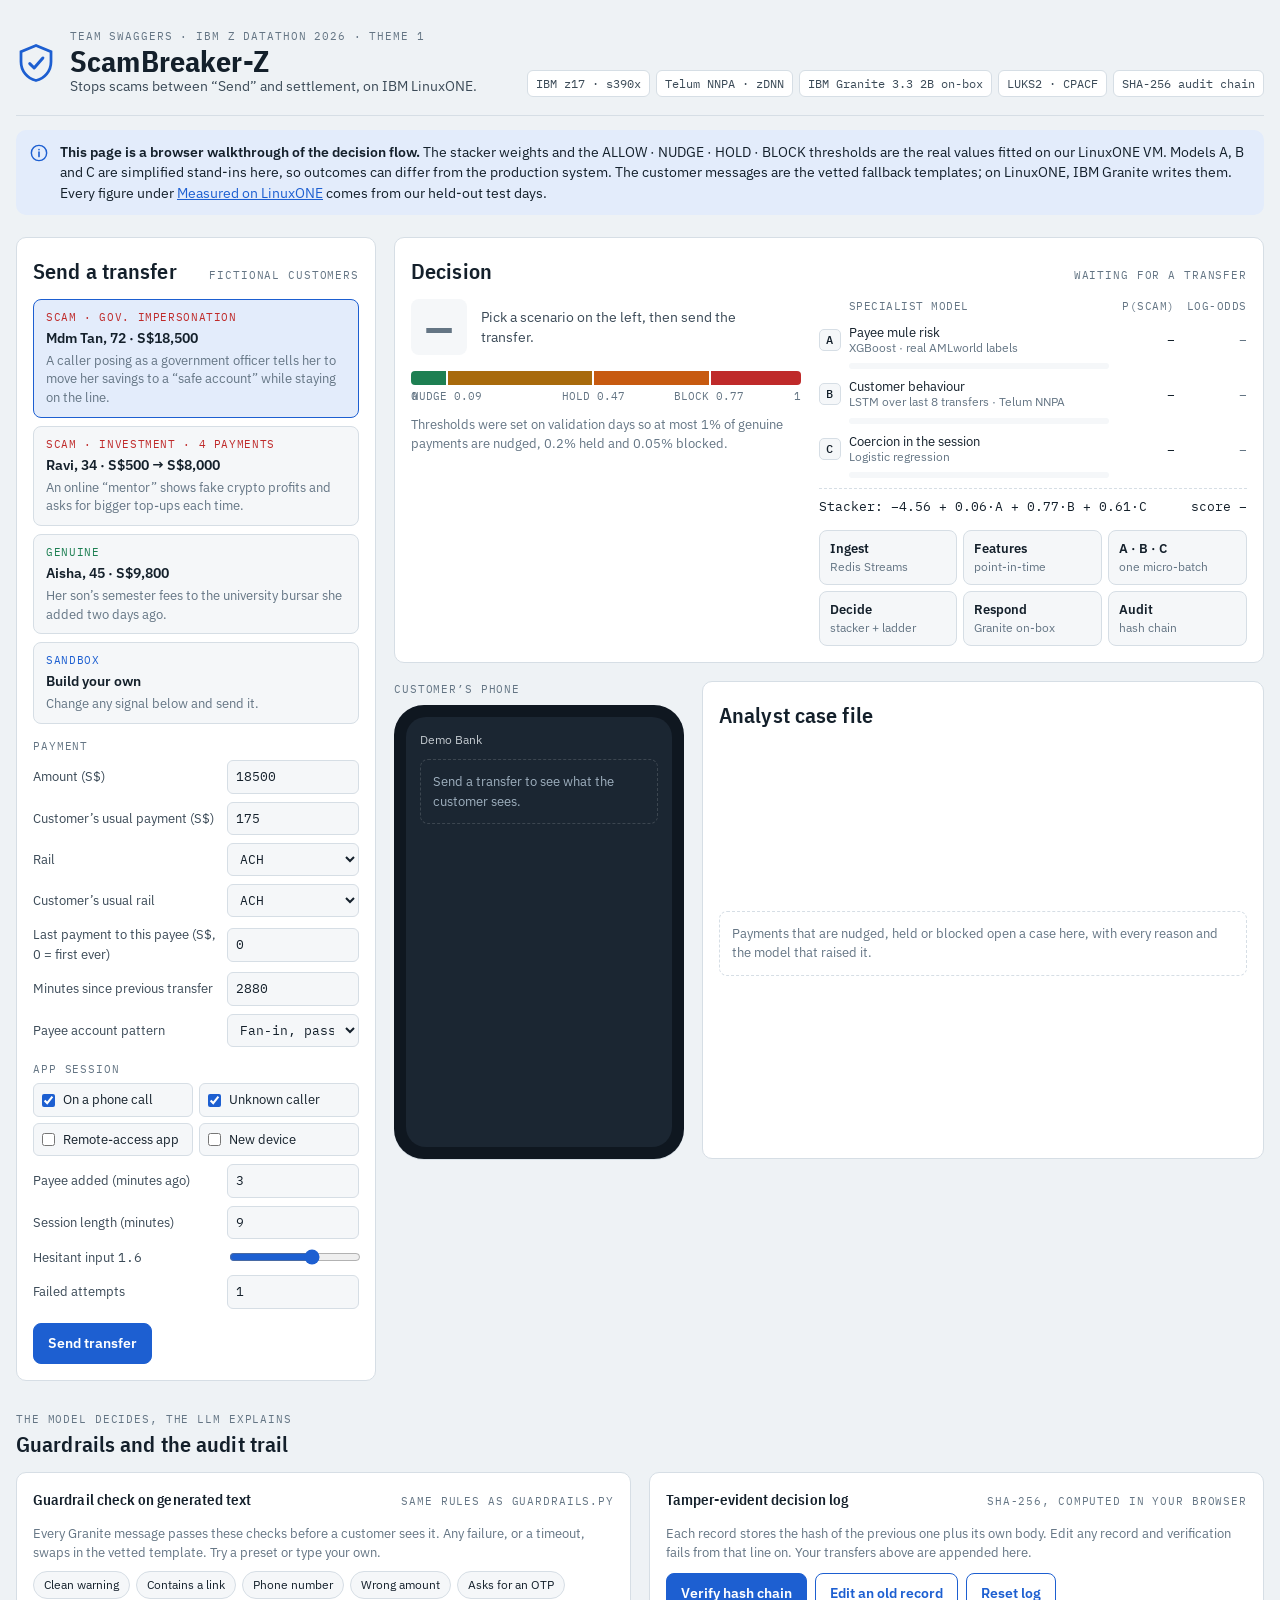
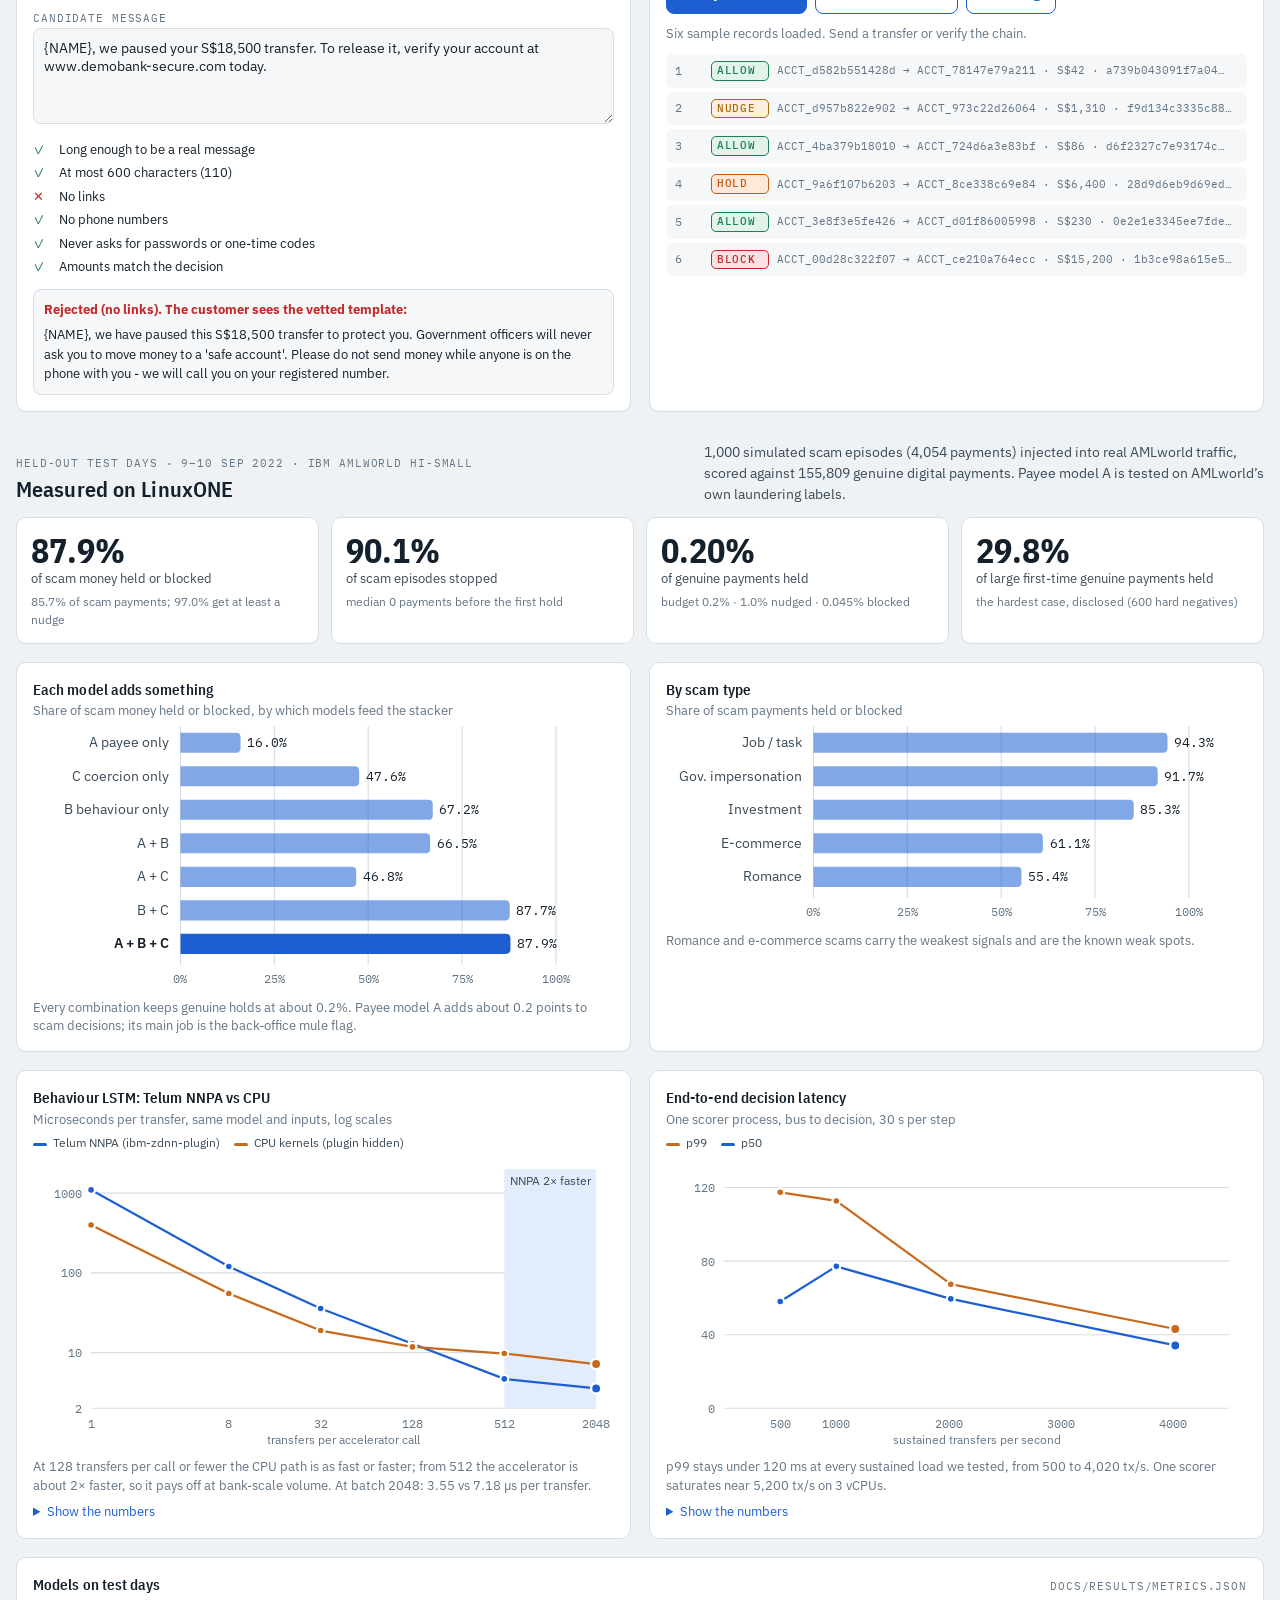
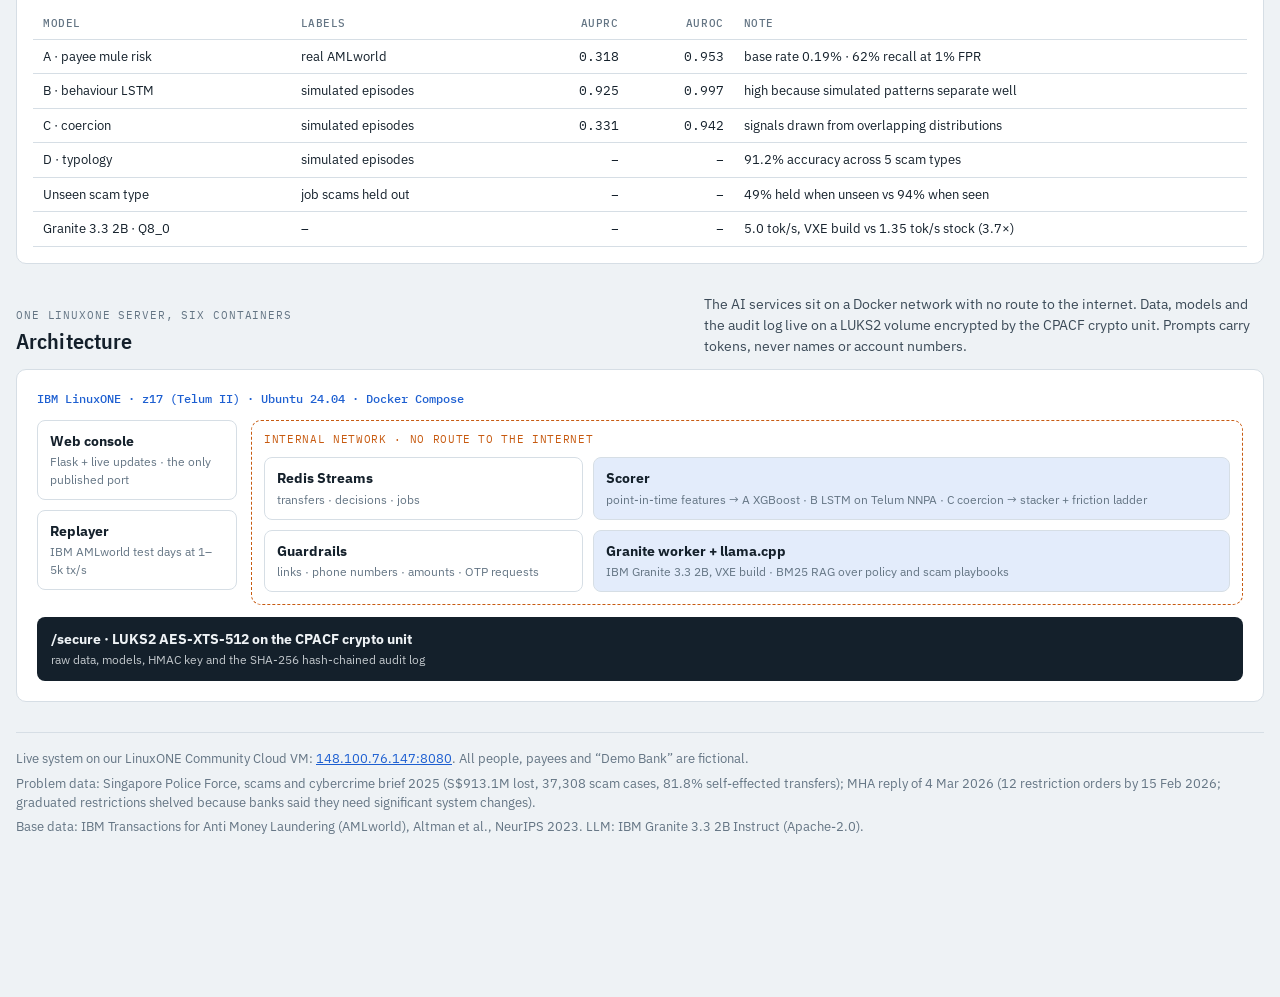
<file: index.html>
<!doctype html>
<html lang="en">
<head>
<meta charset="utf-8">
<title>ScamBreaker-Z</title>
<meta http-equiv="refresh" content="0; url=prototype.html">
</head>
<body>
<p><a href="prototype.html">Open the ScamBreaker-Z prototype</a></p>
</body>
</html>
</file>
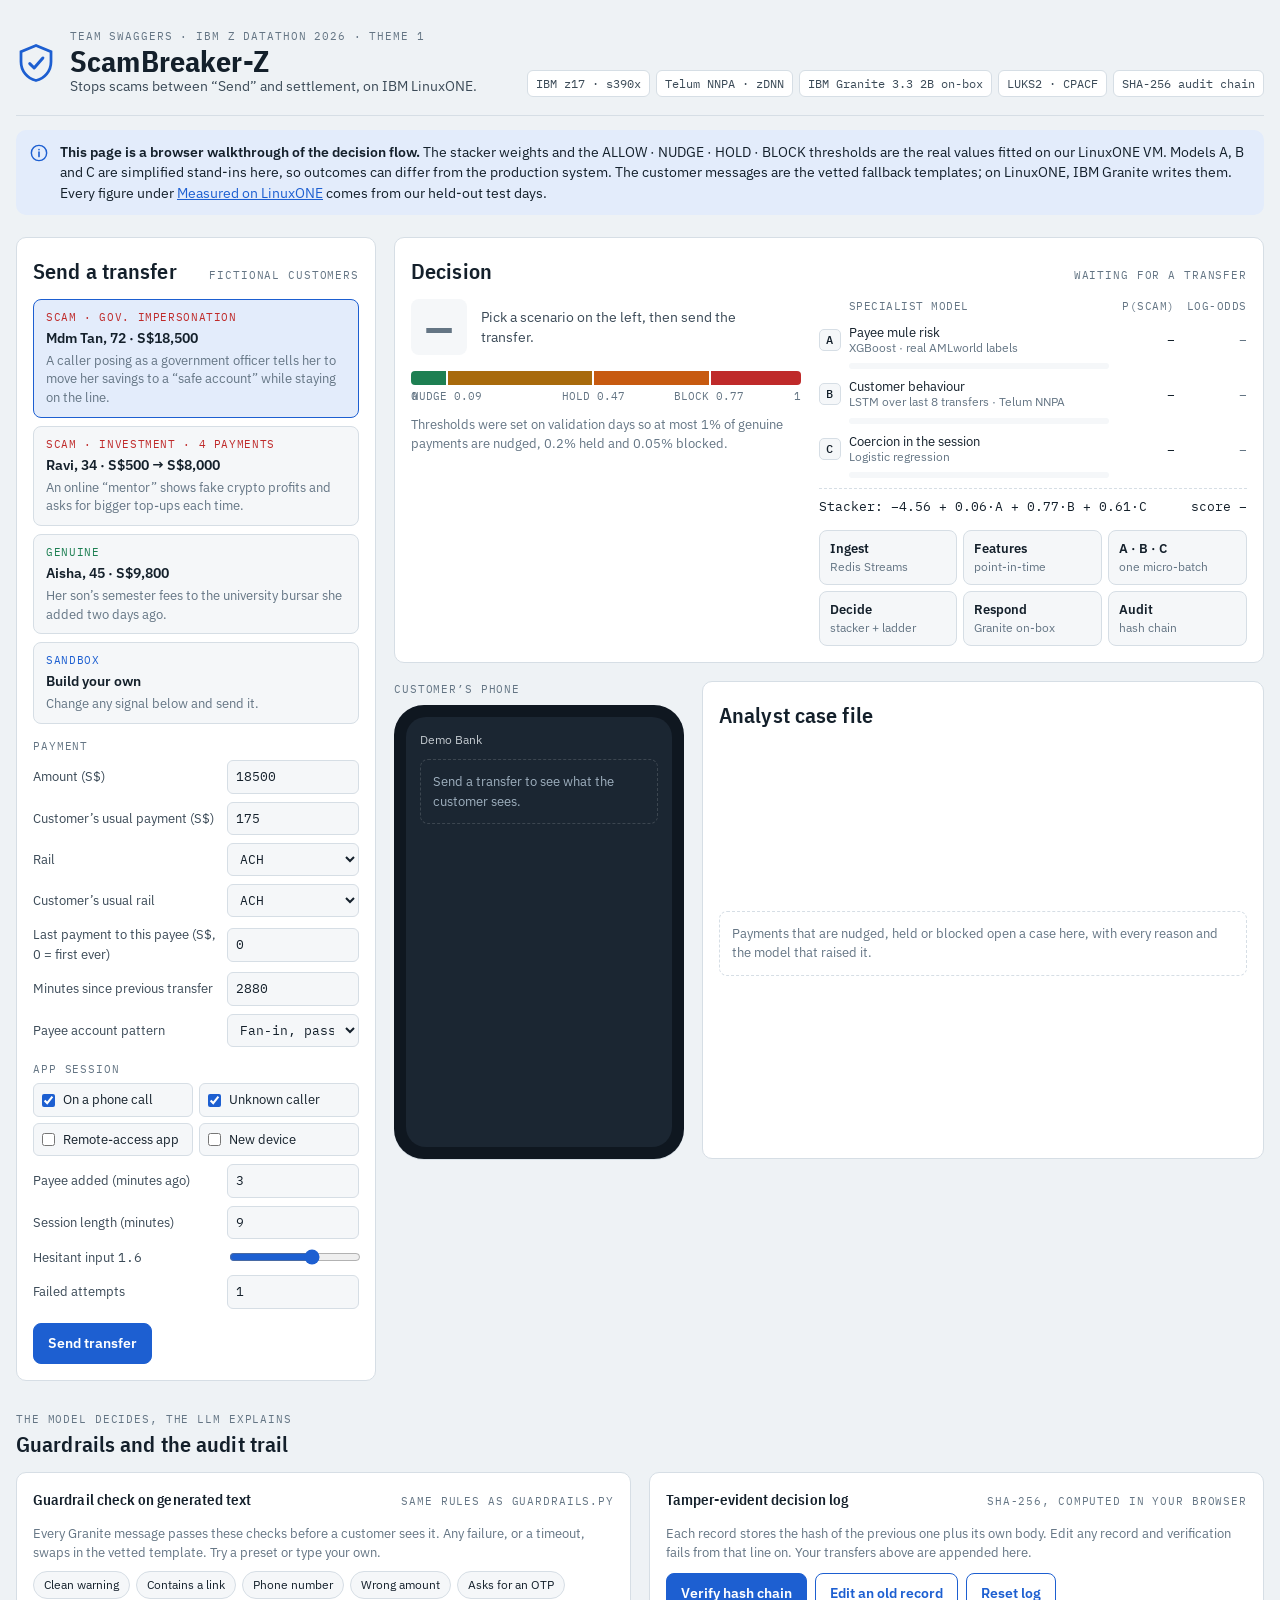
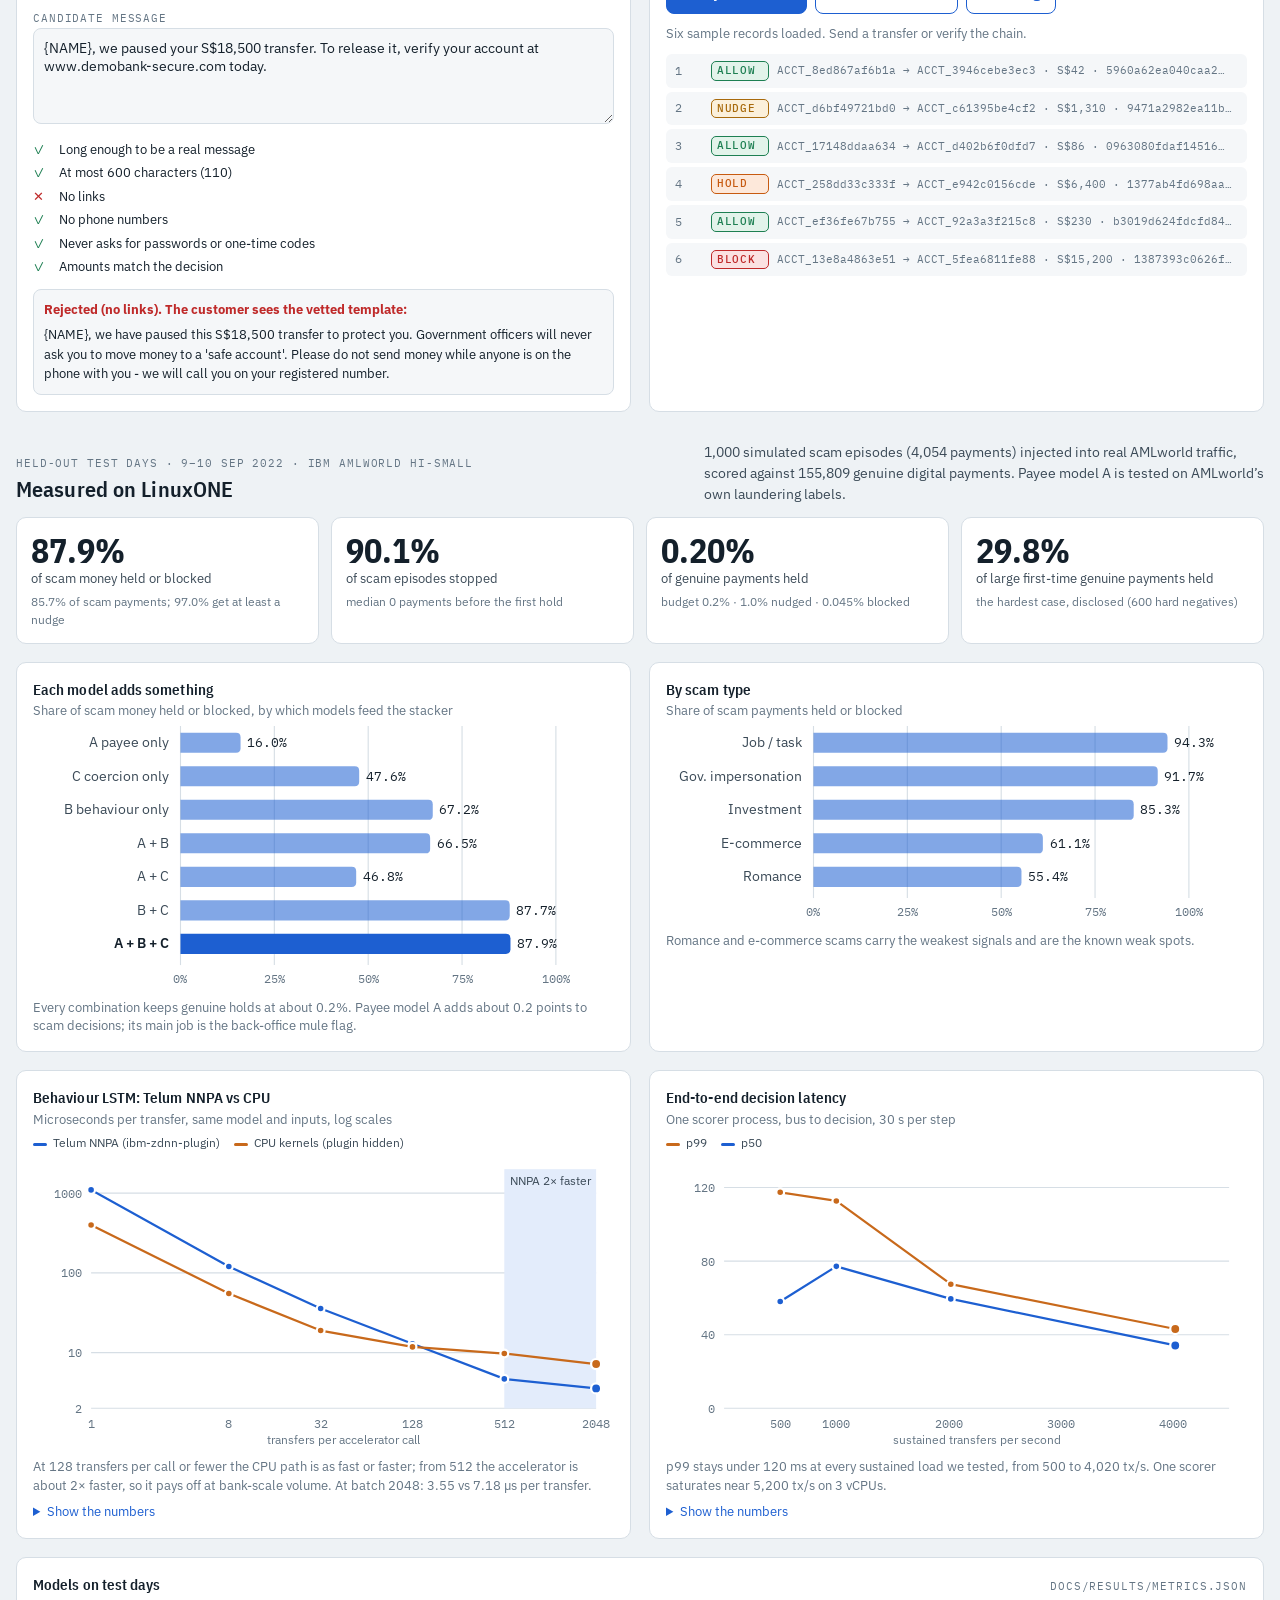
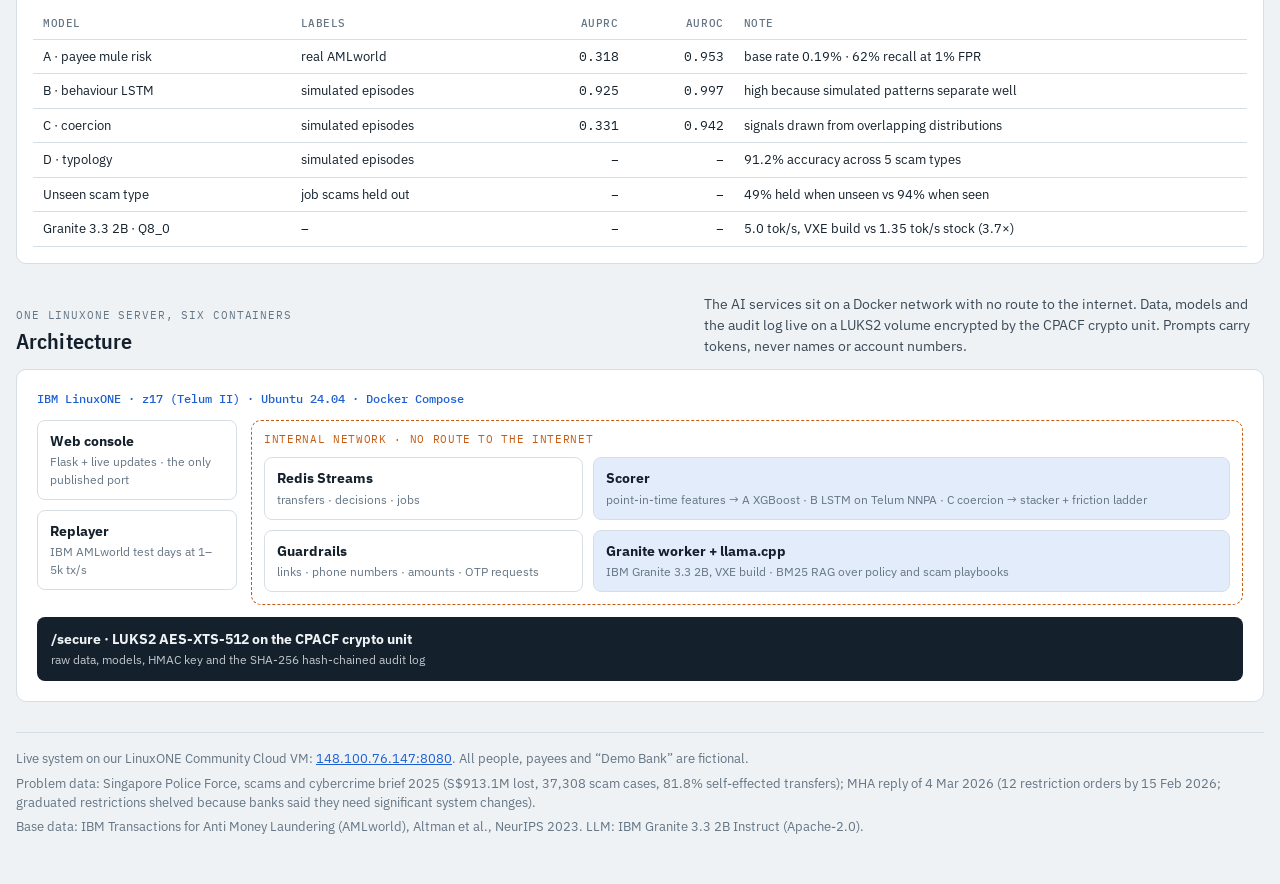
<file: prototype.html>
<!doctype html>
<html lang="en">
<head>
<meta charset="utf-8">
<meta name="viewport" content="width=device-width, initial-scale=1, viewport-fit=cover">
<meta name="description" content="ScamBreaker-Z by Team Swaggers: real-time scam interception on IBM LinuxONE. Interactive prototype.">
<link rel="icon" href="data:image/svg+xml,%3Csvg xmlns='http://www.w3.org/2000/svg' viewBox='0 0 32 32'%3E%3Cpath d='M16 2 4 7v8c0 7.5 5.1 13.4 12 15 6.9-1.6 12-7.5 12-15V7L16 2Z' fill='%231d5fd1'/%3E%3Cpath d='M11 16.5 14.5 20 21.5 12' fill='none' stroke='white' stroke-width='2.6' stroke-linecap='round' stroke-linejoin='round'/%3E%3C/svg%3E">
<style>:root{padding-top:env(safe-area-inset-top,0px);padding-bottom:env(safe-area-inset-bottom,0px)}body{margin:0}img{max-width:100%}[hidden]{display:none!important}</style>
<title>ScamBreaker-Z Prototype</title>
<link rel="preconnect" href="https://fonts.googleapis.com">
<link rel="preconnect" href="https://fonts.gstatic.com" crossorigin>
<link href="https://fonts.googleapis.com/css2?family=IBM+Plex+Mono:wght@400;500&family=IBM+Plex+Sans+Condensed:wght@500;600;700&family=IBM+Plex+Sans:wght@400;500;600&family=Noto+Sans+SC:wght@400;500&display=swap" rel="stylesheet">
<style>
/* Layout: an operations console. Controls on the left, the decision and its three audiences on the right,
   then the evidence (guardrails, audit chain, measured results, architecture) in full-width bands. */
:root{
  --bg:#eef2f5; --surface:#ffffff; --sunk:#f5f7f9; --ink:#14202b; --ink2:#3b4a57; --muted:#647584; --line:#d6dee5;
  --accent:#1d5fd1; --accent-ink:#ffffff; --accent-soft:#e3ecfb;
  --allow:#1d7f52; --nudge:#a86a0c; --hold:#c75a10; --block:#bf2a2a;
  --allow-soft:#e2f3ea; --nudge-soft:#fbf0db; --hold-soft:#fde8da; --block-soft:#fbe2e2;
  --s1:#1d5fd1; --s2:#c8691b;
  --phone:#0f1720; --phone-ink:#eef3f7; --phone-card:#1b2632;
  --f-display:"IBM Plex Sans Condensed","Arial Narrow",system-ui,sans-serif;
  --f-body:"IBM Plex Sans","Noto Sans SC",system-ui,-apple-system,"Segoe UI",sans-serif;
  --f-mono:"IBM Plex Mono",ui-monospace,SFMono-Regular,Menlo,Consolas,monospace;
  --f-zh:"Noto Sans SC","PingFang SC","Microsoft YaHei",sans-serif;
  --r:10px;
}
@media (prefers-color-scheme: dark){:root:not([data-theme="light"]){
  --bg:#0d131a; --surface:#151d26; --sunk:#111821; --ink:#e6edf3; --ink2:#c2cdd7; --muted:#8fa1b1; --line:#26333f;
  --accent:#5a8cf0; --accent-ink:#0d131a; --accent-soft:#1a2a45;
  --allow:#4cbb85; --nudge:#e0a43c; --hold:#ee8a4a; --block:#ef6464;
  --allow-soft:#123222; --nudge-soft:#33270f; --hold-soft:#3a2312; --block-soft:#3a1717;
  --s1:#5a8cf0; --s2:#c97834;
  --phone:#06090d; --phone-ink:#eef3f7; --phone-card:#18222d; color-scheme:dark}}
:root[data-theme="dark"]{
  --bg:#0d131a; --surface:#151d26; --sunk:#111821; --ink:#e6edf3; --ink2:#c2cdd7; --muted:#8fa1b1; --line:#26333f;
  --accent:#5a8cf0; --accent-ink:#0d131a; --accent-soft:#1a2a45;
  --allow:#4cbb85; --nudge:#e0a43c; --hold:#ee8a4a; --block:#ef6464;
  --allow-soft:#123222; --nudge-soft:#33270f; --hold-soft:#3a2312; --block-soft:#3a1717;
  --s1:#5a8cf0; --s2:#c97834;
  --phone:#06090d; --phone-ink:#eef3f7; --phone-card:#18222d; color-scheme:dark}

*{box-sizing:border-box}
body{background:var(--bg);color:var(--ink);font-family:var(--f-body);font-size:14px;line-height:1.5;
  padding-left:max(16px,env(safe-area-inset-left,0px));padding-right:max(16px,env(safe-area-inset-right,0px));padding-block:0 48px}
.wrap{max-width:1280px;margin:0 auto}
h1,h2,h3{font-family:var(--f-display);text-wrap:balance;margin:0;letter-spacing:.005em}
h2{font-size:22px;font-weight:600}
h3{font-size:15px;font-weight:600}
p{margin:0}
.mono{font-family:var(--f-mono);font-variant-numeric:tabular-nums}
.muted{color:var(--muted)}
.eyebrow{font-family:var(--f-mono);font-size:11px;letter-spacing:.08em;text-transform:uppercase;color:var(--muted)}
a{color:var(--accent)}
button,select,input{font:inherit;color:inherit}
:focus-visible{outline:2px solid var(--accent);outline-offset:2px}

/* header */
.top{display:flex;flex-wrap:wrap;gap:16px 28px;align-items:flex-end;justify-content:space-between;padding-block:28px 18px;border-bottom:1px solid var(--line)}
.brand{display:flex;gap:14px;align-items:center}
.brand svg{width:40px;height:40px;color:var(--accent);flex:none}
.brand h1{font-size:30px;font-weight:700;line-height:1.05}
.brand .tag{color:var(--ink2);font-size:14px}
.facts{display:flex;flex-wrap:wrap;gap:6px}
.fact{font-family:var(--f-mono);font-size:11.5px;padding:4px 8px;border:1px solid var(--line);border-radius:6px;background:var(--surface);color:var(--ink2)}
.notice{margin-block:14px 22px;display:flex;gap:12px;align-items:flex-start;padding:12px 14px;border-radius:var(--r);background:var(--accent-soft);color:var(--ink);font-size:13.5px}
.notice b{font-weight:600}
.notice svg{flex:none;width:18px;height:18px;margin-top:2px;color:var(--accent)}

/* main console */
.console{display:grid;grid-template-columns:minmax(0,360px) minmax(0,1fr);gap:18px;align-items:start}
@media (max-width:980px){.console{grid-template-columns:minmax(0,1fr)}}
.panel{background:var(--surface);border:1px solid var(--line);border-radius:var(--r);padding:16px;min-width:0}
.panel>.ph{display:flex;justify-content:space-between;align-items:baseline;gap:10px;margin-bottom:12px;flex-wrap:wrap}

.scen{display:grid;gap:8px}
.scen button{all:unset;cursor:pointer;display:grid;gap:2px;padding:10px 12px;border:1px solid var(--line);border-radius:8px;background:var(--sunk)}
.scen button:hover{border-color:var(--accent)}
.scen button[aria-pressed="true"]{border-color:var(--accent);background:var(--accent-soft)}
.scen button:focus-visible{outline:2px solid var(--accent);outline-offset:2px}
.scen .t{font-weight:600}
.scen .d{font-size:12.5px;color:var(--muted)}
.scen .truth{font-family:var(--f-mono);font-size:10.5px;letter-spacing:.06em;text-transform:uppercase}

fieldset{border:0;padding:0;margin:14px 0 0;display:grid;gap:8px;min-width:0}
legend{padding:0;margin-bottom:6px}
.row{display:grid;grid-template-columns:1fr 132px;gap:8px;align-items:center}
.row label{color:var(--ink2);font-size:13px}
.row input[type=number],.row select{width:100%;padding:6px 8px;border:1px solid var(--line);border-radius:6px;background:var(--sunk);font-family:var(--f-mono);font-size:13px}
.row input[type=range]{width:100%;accent-color:var(--accent)}
.toggles{display:grid;grid-template-columns:1fr 1fr;gap:6px}
.chk{display:flex;gap:8px;align-items:center;padding:6px 8px;border:1px solid var(--line);border-radius:6px;background:var(--sunk);font-size:13px;cursor:pointer}
.chk input{accent-color:var(--accent);margin:0}
.btns{display:flex;gap:8px;flex-wrap:wrap;margin-top:14px}
.btn{cursor:pointer;border:1px solid var(--accent);background:var(--accent);color:var(--accent-ink);padding:9px 14px;border-radius:8px;font-weight:600}
.btn:hover{filter:brightness(1.07)}
.btn.ghost{background:transparent;color:var(--accent)}
.btn:disabled{opacity:.45;cursor:not-allowed}

/* decision */
.right{display:grid;gap:18px;min-width:0}
.decision{display:grid;grid-template-columns:minmax(0,1fr) minmax(0,1.1fr);gap:18px}
@media (max-width:760px){.decision{grid-template-columns:minmax(0,1fr)}}
.verdict{display:flex;align-items:center;gap:14px;flex-wrap:wrap}
.chip{font-family:var(--f-mono);font-weight:500;font-size:12px;letter-spacing:.06em;padding:3px 8px;border-radius:5px;border:1px solid currentColor;display:inline-flex;gap:6px;align-items:center}
.chip.ALLOW{color:var(--allow);background:var(--allow-soft)}
.chip.NUDGE{color:var(--nudge);background:var(--nudge-soft)}
.chip.HOLD{color:var(--hold);background:var(--hold-soft)}
.chip.BLOCK{color:var(--block);background:var(--block-soft)}
.big{font-family:var(--f-display);font-size:40px;font-weight:700;line-height:1;padding:8px 14px;border-radius:8px}
.big.ALLOW{color:var(--allow);background:var(--allow-soft)}
.big.NUDGE{color:var(--nudge);background:var(--nudge-soft)}
.big.HOLD{color:var(--hold);background:var(--hold-soft)}
.big.BLOCK{color:var(--block);background:var(--block-soft)}
.big.idle{color:var(--muted);background:var(--sunk)}
.verdict .what{font-size:13.5px;color:var(--ink2);max-width:36ch}

.ladder{margin-top:16px;position:relative}
.ladder .bar{position:relative;height:14px;border-radius:4px;display:grid;overflow:hidden;gap:2px}
.ladder .seg{height:100%}
.ladder .marker{position:absolute;top:-5px;width:3px;height:24px;background:var(--ink);border-radius:2px;transform:translateX(-1px);transition:left .5s cubic-bezier(.2,.8,.2,1)}
.ladder .ticks{position:relative;height:30px;font-family:var(--f-mono);font-size:10.5px;color:var(--muted)}
.ladder .ticks span{position:absolute;top:4px;transform:translateX(-50%);white-space:nowrap}

.models{display:grid;gap:10px}
.mrow{display:grid;grid-template-columns:22px minmax(0,1fr) 58px 64px;gap:8px;align-items:center}
.mrow .k{font-family:var(--f-mono);font-weight:500;width:22px;height:22px;display:grid;place-items:center;border-radius:5px;background:var(--sunk);border:1px solid var(--line);font-size:12px}
.mrow .n{font-size:13px;line-height:1.25}
.mrow .n small{display:block;color:var(--muted);font-size:11.5px}
.mrow .track{grid-column:2/3;height:6px;background:var(--sunk);border-radius:3px;overflow:hidden}
.mrow .fill{height:100%;background:var(--accent);border-radius:0 4px 4px 0;transition:width .5s}
.mrow .p,.mrow .c{font-family:var(--f-mono);font-size:12.5px;text-align:right;font-variant-numeric:tabular-nums}
.mrow .c{color:var(--muted)}
.mhead{display:grid;grid-template-columns:22px minmax(0,1fr) 58px 64px;gap:8px;font-family:var(--f-mono);font-size:10.5px;color:var(--muted);letter-spacing:.05em;text-transform:uppercase}
.mhead span:nth-child(3),.mhead span:nth-child(4){text-align:right}
.sum{border-top:1px dashed var(--line);padding-top:8px;display:flex;justify-content:space-between;font-family:var(--f-mono);font-size:12.5px}

.pipe{display:flex;flex-wrap:wrap;gap:6px;margin-top:4px}
.pipe .st{flex:1 1 120px;min-width:0;padding:8px 10px;border-radius:8px;border:1px solid var(--line);background:var(--sunk);font-size:12px;transition:border-color .25s,background .25s}
.pipe .st b{display:block;font-size:12.5px;font-weight:600}
.pipe .st span{color:var(--muted)}
.pipe .st.on{border-color:var(--accent);background:var(--accent-soft)}

.episode{display:flex;gap:6px;flex-wrap:wrap;margin-top:12px}
.episode .ep{flex:1 1 90px;padding:8px;border:1px solid var(--line);border-radius:8px;background:var(--sunk);font-size:12px;min-width:0}
.episode .ep .a{font-family:var(--f-mono);font-size:13px}
.episode .ep.skipped{opacity:.5;border-style:dashed}
.epnote{margin-top:8px;font-size:13px;color:var(--ink2)}

/* audiences */
.aud{display:grid;grid-template-columns:minmax(0,290px) minmax(0,1fr);gap:18px}
@media (max-width:820px){.aud{grid-template-columns:minmax(0,1fr)}}
.phone{background:var(--phone);border-radius:30px;padding:12px;max-width:290px;width:100%;margin-inline:auto;box-shadow:0 1px 0 var(--line)}
.screen{background:var(--phone-card);border-radius:20px;min-height:430px;color:var(--phone-ink);padding:14px;display:flex;flex-direction:column;gap:10px}
.appbar{display:flex;justify-content:space-between;font-size:12px;opacity:.8}
.pay{background:rgba(255,255,255,.06);border-radius:12px;padding:12px}
.pay .amt{font-family:var(--f-display);font-size:28px;font-weight:700}
.pay .to{font-size:12px;opacity:.75}
.alert{border-radius:12px;padding:12px;font-size:13px;line-height:1.45}
.alert .h{font-family:var(--f-mono);font-size:11px;letter-spacing:.06em;text-transform:uppercase;margin-bottom:6px}
.alert.NUDGE{background:#3a2c0d;color:#ffe2a8}
.alert.HOLD{background:#40220d;color:#ffd2b3}
.alert.BLOCK{background:#451515;color:#ffc9c9}
.alert.ALLOW{background:#0f3323;color:#bfeed5}
.alert .zh{font-family:var(--f-zh)}
.lang{display:flex;gap:6px}
.lang button{all:unset;cursor:pointer;font-size:11.5px;padding:3px 9px;border-radius:999px;border:1px solid rgba(255,255,255,.25)}
.lang button[aria-pressed="true"]{background:rgba(255,255,255,.16)}
.lang button:focus-visible{outline:2px solid #9cc0ff}
.src{font-family:var(--f-mono);font-size:10.5px;opacity:.65}
.phone-actions{margin-top:auto;display:grid;grid-template-columns:1fr 1fr;gap:6px}
.phone-actions span{text-align:center;padding:8px;border-radius:10px;background:rgba(255,255,255,.08);font-size:12.5px}
.empty{color:var(--muted);font-size:13px;padding:12px;border:1px dashed var(--line);border-radius:8px}
.screen .empty{color:#9fb0bf;border-color:rgba(255,255,255,.15)}

.casefile{display:grid;gap:14px;min-width:0}
.sms{border:1px solid var(--line);border-radius:12px;padding:12px;background:var(--sunk)}
.sms .bubble{margin-top:6px;background:var(--surface);border:1px solid var(--line);border-radius:14px 14px 14px 4px;padding:10px 12px;font-size:13px;max-width:52ch}
.reasons{list-style:none;padding:0;margin:0;display:grid;gap:6px}
.reasons li{display:grid;grid-template-columns:24px minmax(0,1fr) auto;gap:8px;align-items:start;font-size:13px}
.reasons .m{font-family:var(--f-mono);font-size:11px;width:22px;height:20px;display:grid;place-items:center;border-radius:4px;border:1px solid var(--line);background:var(--sunk)}
.reasons .code{font-family:var(--f-mono);font-size:10.5px;color:var(--muted)}
.kv{display:grid;grid-template-columns:auto minmax(0,1fr);gap:4px 14px;font-size:13px}
.kv dt{color:var(--muted)}
.kv dd{margin:0}
.excerpt{font-size:12.5px;border-left:2px solid var(--line);padding:2px 0 2px 10px;color:var(--ink2)}
.excerpt .src2{font-family:var(--f-mono);font-size:10.5px;color:var(--muted);display:block;margin-bottom:2px}

/* bands */
.band{margin-top:30px}
.band>.head{display:flex;justify-content:space-between;align-items:flex-end;gap:12px;flex-wrap:wrap;margin-bottom:12px}
.band>.head p{color:var(--ink2);max-width:70ch}
.two{display:grid;grid-template-columns:minmax(0,1fr) minmax(0,1fr);gap:18px}
@media (max-width:900px){.two{grid-template-columns:minmax(0,1fr)}}
textarea{width:100%;min-height:96px;resize:vertical;padding:10px;border:1px solid var(--line);border-radius:8px;background:var(--sunk);font-family:var(--f-body);font-size:13.5px;color:var(--ink)}
.presets{display:flex;flex-wrap:wrap;gap:6px;margin-block:8px}
.pill{cursor:pointer;font-size:12px;padding:4px 10px;border-radius:999px;border:1px solid var(--line);background:var(--sunk)}
.pill:hover{border-color:var(--accent)}
.gr{margin-top:10px;display:grid;gap:4px;font-size:13px}
.gr .line{display:grid;grid-template-columns:20px minmax(0,1fr);gap:6px}
.ok{color:var(--allow)} .bad{color:var(--block)}
.gr .out{margin-top:8px;padding:10px;border-radius:8px;background:var(--sunk);border:1px solid var(--line)}

.chain{list-style:none;margin:10px 0 0;padding:0;display:grid;gap:4px;max-height:330px;overflow:auto}
.chain li{display:grid;grid-template-columns:28px 58px minmax(0,1fr);gap:8px;align-items:center;font-size:12px;padding:6px 8px;border-radius:6px;background:var(--sunk);border:1px solid transparent}
.chain li .h{font-family:var(--f-mono);font-size:11px;color:var(--muted);overflow:hidden;text-overflow:ellipsis;white-space:nowrap}
.chain li.broken{border-color:var(--block);background:var(--block-soft)}
.chain li.tampered .h::after{content:" · edited";color:var(--block)}
.chain .n{font-family:var(--f-mono);color:var(--muted)}
.vres{margin-top:10px;font-size:13px;min-height:20px}

.kpis{display:grid;grid-template-columns:repeat(4,minmax(0,1fr));gap:12px}
@media (max-width:900px){.kpis{grid-template-columns:repeat(2,minmax(0,1fr))}}
.kpi{background:var(--surface);border:1px solid var(--line);border-radius:var(--r);padding:14px}
.kpi .v{font-family:var(--f-display);font-size:34px;font-weight:700;line-height:1.1;font-variant-numeric:tabular-nums}
.kpi .l{font-size:13px;color:var(--ink2)}
.kpi .s{font-size:12px;color:var(--muted);margin-top:4px}
.charts{display:grid;grid-template-columns:minmax(0,1fr) minmax(0,1fr);gap:18px;margin-top:18px}
@media (max-width:900px){.charts{grid-template-columns:minmax(0,1fr)}}
.chart{position:relative}
.chart svg{width:100%;height:auto;display:block;overflow:visible}
.chart .cap{font-size:12.5px;color:var(--muted);margin-top:8px}
.legend{display:flex;gap:14px;font-size:12px;color:var(--ink2);margin-bottom:6px;flex-wrap:wrap}
.legend i{display:inline-block;width:14px;height:3px;border-radius:2px;vertical-align:middle;margin-right:6px}
.tip{position:absolute;pointer-events:none;background:var(--ink);color:var(--bg);font-size:12px;padding:6px 8px;border-radius:6px;white-space:nowrap;font-family:var(--f-mono);transform:translate(-50%,-110%);opacity:0;transition:opacity .1s;z-index:5}
.tbl-wrap{overflow-x:auto}
table{border-collapse:collapse;width:100%;font-size:13px}
th,td{text-align:left;padding:7px 10px;border-bottom:1px solid var(--line);white-space:nowrap}
th{font-family:var(--f-mono);font-size:11px;letter-spacing:.05em;text-transform:uppercase;color:var(--muted);font-weight:500}
td.r,th.r{text-align:right;font-variant-numeric:tabular-nums;font-family:var(--f-mono)}
details summary{cursor:pointer;color:var(--accent);font-size:13px;margin-top:8px}
.arch{overflow-x:auto}
.dg{display:grid;gap:12px;min-width:640px;padding:4px}
.dg-host{font-family:var(--f-mono);font-size:12px;color:var(--accent);font-weight:500}
.dg-row{display:grid;grid-template-columns:200px minmax(0,1fr);gap:14px;align-items:start}
.dg-col{display:grid;gap:10px}
.dg-box{border:1px solid var(--line);border-radius:8px;padding:10px 12px;background:var(--surface);display:grid;gap:2px}
.dg-box b{font-size:13.5px}.dg-box span{font-size:12px;color:var(--muted)}
.dg-box.hi{background:var(--accent-soft)}
.dg-core{border:1.5px dashed var(--hold);border-radius:10px;padding:10px 12px 12px;display:grid;gap:10px}
.dg-tag{font-family:var(--f-mono);font-size:11px;letter-spacing:.06em;text-transform:uppercase;color:var(--hold)}
.dg-grid{display:grid;grid-template-columns:minmax(0,.8fr) minmax(0,1.6fr);gap:10px}
.dg-vault{border-radius:8px;padding:12px 14px;background:var(--ink);color:var(--bg);display:grid;gap:2px}
.dg-vault b{font-size:13.5px}.dg-vault span{font-size:12px;opacity:.8}
.arch pre.mermaid{background:transparent;margin:0}
.foot{margin-top:30px;padding-top:16px;border-top:1px solid var(--line);font-size:12.5px;color:var(--muted);display:grid;gap:6px}
@media (prefers-reduced-motion:reduce){*{transition:none!important;animation:none!important}}
</style>

</head>
<body>
<div class="wrap">
<header class="top">
  <div class="brand">
    <svg viewBox="0 0 32 32" aria-hidden="true"><path d="M16 2 4 7v8c0 7.5 5.1 13.4 12 15 6.9-1.6 12-7.5 12-15V7L16 2Z" fill="none" stroke="currentColor" stroke-width="2.2"/><path d="M11 16.5 14.5 20 21.5 12" fill="none" stroke="currentColor" stroke-width="2.4" stroke-linecap="round" stroke-linejoin="round"/></svg>
    <div>
      <div class="eyebrow">Team Swaggers · IBM Z Datathon 2026 · Theme 1</div>
      <h1>ScamBreaker-Z</h1>
      <div class="tag">Stops scams between “Send” and settlement, on IBM LinuxONE.</div>
    </div>
  </div>
  <div class="facts" aria-label="Platform">
    <span class="fact">IBM z17 · s390x</span>
    <span class="fact">Telum NNPA · zDNN</span>
    <span class="fact">IBM Granite 3.3 2B on-box</span>
    <span class="fact">LUKS2 · CPACF</span>
    <span class="fact">SHA-256 audit chain</span>
  </div>
</header>

<div class="notice" role="note">
  <svg viewBox="0 0 20 20" aria-hidden="true"><circle cx="10" cy="10" r="8.5" fill="none" stroke="currentColor" stroke-width="1.6"/><path d="M10 9v5M10 6.2v.1" stroke="currentColor" stroke-width="1.8" stroke-linecap="round"/></svg>
  <p><b>This page is a browser walkthrough of the decision flow.</b> The stacker weights and the ALLOW · NUDGE · HOLD · BLOCK thresholds are the real values fitted on our LinuxONE VM. Models A, B and C are simplified stand-ins here, so outcomes can differ from the production system. The customer messages are the vetted fallback templates; on LinuxONE, IBM Granite writes them. Every figure under <a href="#results">Measured on LinuxONE</a> comes from our held-out test days.</p>
</div>

<section class="console" aria-label="Try a transfer">
  <!-- left: controls -->
  <div class="panel">
    <div class="ph"><h2>Send a transfer</h2><span class="eyebrow">Fictional customers</span></div>
    <div class="scen" id="scen" role="group" aria-label="Scenarios">
      <button data-s="tan" aria-pressed="false"><span class="truth" style="color:var(--block)">Scam · gov. impersonation</span><span class="t">Mdm Tan, 72 · S$18,500</span><span class="d">A caller posing as a government officer tells her to move her savings to a “safe account” while staying on the line.</span></button>
      <button data-s="ravi" aria-pressed="false"><span class="truth" style="color:var(--block)">Scam · investment · 4 payments</span><span class="t">Ravi, 34 · S$500 → S$8,000</span><span class="d">An online “mentor” shows fake crypto profits and asks for bigger top-ups each time.</span></button>
      <button data-s="aisha" aria-pressed="false"><span class="truth" style="color:var(--allow)">Genuine</span><span class="t">Aisha, 45 · S$9,800</span><span class="d">Her son’s semester fees to the university bursar she added two days ago.</span></button>
      <button data-s="custom" aria-pressed="false"><span class="truth" style="color:var(--accent)">Sandbox</span><span class="t">Build your own</span><span class="d">Change any signal below and send it.</span></button>
    </div>

    <form id="form" autocomplete="off">
      <fieldset>
        <legend class="eyebrow">Payment</legend>
        <div class="row"><label for="f-amt">Amount (S$)</label><input id="f-amt" type="number" min="1" step="1" value="18500"></div>
        <div class="row"><label for="f-median">Customer’s usual payment (S$)</label><input id="f-median" type="number" min="1" step="1" value="175"></div>
        <div class="row"><label for="f-rail">Rail</label><select id="f-rail"><option>ACH</option><option>Wire</option><option>Bitcoin</option></select></div>
        <div class="row"><label for="f-usual">Customer’s usual rail</label><select id="f-usual"><option>ACH</option><option>Wire</option><option>Bitcoin</option></select></div>
        <div class="row"><label for="f-prev">Last payment to this payee (S$, 0 = first ever)</label><input id="f-prev" type="number" min="0" step="1" value="0"></div>
        <div class="row"><label for="f-gap">Minutes since previous transfer</label><input id="f-gap" type="number" min="0" step="1" value="2880"></div>
        <div class="row"><label for="f-payee">Payee account pattern</label><select id="f-payee"><option value="mule">Fan-in, pass-through (mule-like)</option><option value="ordinary">Established, ordinary</option><option value="young">Opened hours ago</option></select></div>
      </fieldset>
      <fieldset>
        <legend class="eyebrow">App session</legend>
        <div class="toggles">
          <label class="chk"><input id="f-call" type="checkbox" checked> On a phone call</label>
          <label class="chk"><input id="f-unknown" type="checkbox" checked> Unknown caller</label>
          <label class="chk"><input id="f-remote" type="checkbox"> Remote-access app</label>
          <label class="chk"><input id="f-device" type="checkbox"> New device</label>
        </div>
        <div class="row"><label for="f-added">Payee added (minutes ago)</label><input id="f-added" type="number" min="0" step="1" value="3"></div>
        <div class="row"><label for="f-session">Session length (minutes)</label><input id="f-session" type="number" min="0" step="0.5" value="9"></div>
        <div class="row"><label for="f-hes">Hesitant input <span class="mono" id="hes-v">1.6</span></label><input id="f-hes" type="range" min="-1" max="3" step="0.1" value="1.6"></div>
        <div class="row"><label for="f-failed">Failed attempts</label><input id="f-failed" type="number" min="0" max="9" step="1" value="1"></div>
      </fieldset>
      <div class="btns">
        <button class="btn" id="send" type="submit">Send transfer</button>
        <button class="btn ghost" id="play" type="button" hidden>Play all 4 payments</button>
      </div>
    </form>
  </div>

  <!-- right: decision + audiences -->
  <div class="right">
    <div class="panel">
      <div class="ph"><h2>Decision</h2><span class="eyebrow" id="dec-meta">waiting for a transfer</span></div>
      <div class="decision">
        <div>
          <div class="verdict"><span class="big idle" id="verdict">—</span><p class="what" id="what">Pick a scenario on the left, then send the transfer.</p></div>
          <div class="ladder" aria-label="Friction ladder">
            <div class="bar" id="ladbar"></div>
            <div class="marker" id="marker" style="left:0%" hidden></div>
            <div class="ticks" id="ticks"></div>
          </div>
          <p class="muted" style="font-size:12.5px">Thresholds were set on validation days so at most 1% of genuine payments are nudged, 0.2% held and 0.05% blocked.</p>
          <div class="episode" id="episode" hidden></div>
          <p class="epnote" id="epnote" hidden></p>
        </div>
        <div class="models">
          <div class="mhead"><span></span><span>Specialist model</span><span>p(scam)</span><span>log-odds</span></div>
          <div class="mrow"><span class="k">A</span><span class="n">Payee mule risk<small>XGBoost · real AMLworld labels</small></span><span class="p" id="pA">–</span><span class="c" id="cA">–</span><div class="track"><div class="fill" id="bA" style="width:0"></div></div></div>
          <div class="mrow"><span class="k">B</span><span class="n">Customer behaviour<small>LSTM over last 8 transfers · Telum NNPA</small></span><span class="p" id="pB">–</span><span class="c" id="cB">–</span><div class="track"><div class="fill" id="bB" style="width:0"></div></div></div>
          <div class="mrow"><span class="k">C</span><span class="n">Coercion in the session<small>Logistic regression</small></span><span class="p" id="pC">–</span><span class="c" id="cC">–</span><div class="track"><div class="fill" id="bC" style="width:0"></div></div></div>
          <div class="sum"><span>Stacker: −4.56 + 0.06·A + 0.77·B + 0.61·C</span><span id="score">score –</span></div>
          <div class="pipe" id="pipe" aria-label="Request path">
            <div class="st" data-i="0"><b>Ingest</b><span>Redis Streams</span></div>
            <div class="st" data-i="1"><b>Features</b><span>point-in-time</span></div>
            <div class="st" data-i="2"><b>A · B · C</b><span>one micro-batch</span></div>
            <div class="st" data-i="3"><b>Decide</b><span>stacker + ladder</span></div>
            <div class="st" data-i="4"><b>Respond</b><span>Granite on-box</span></div>
            <div class="st" data-i="5"><b>Audit</b><span>hash chain</span></div>
          </div>
        </div>
      </div>
    </div>

    <div class="aud">
      <div>
        <div class="eyebrow" style="margin-bottom:8px">Customer’s phone</div>
        <div class="phone"><div class="screen" id="screen"><div class="appbar"><span>Demo Bank</span><span></span></div><div class="empty">Send a transfer to see what the customer sees.</div></div></div>
      </div>
      <div class="panel casefile">
        <div class="ph" style="margin:0"><h2>Analyst case file</h2><span class="eyebrow" id="caseid"></span></div>
        <div id="casebody"><div class="empty">Payments that are nudged, held or blocked open a case here, with every reason and the model that raised it.</div></div>
      </div>
    </div>
  </div>
</section>

<section class="band" aria-labelledby="h-trust">
  <div class="head"><div><div class="eyebrow">The model decides, the LLM explains</div><h2 id="h-trust">Guardrails and the audit trail</h2></div></div>
  <div class="two">
    <div class="panel">
      <div class="ph"><h3>Guardrail check on generated text</h3><span class="eyebrow">same rules as guardrails.py</span></div>
      <p class="muted" style="font-size:13px">Every Granite message passes these checks before a customer sees it. Any failure, or a timeout, swaps in the vetted template. Try a preset or type your own.</p>
      <div class="presets" id="presets">
        <button class="pill" type="button" data-p="0">Clean warning</button>
        <button class="pill" type="button" data-p="1">Contains a link</button>
        <button class="pill" type="button" data-p="2">Phone number</button>
        <button class="pill" type="button" data-p="3">Wrong amount</button>
        <button class="pill" type="button" data-p="4">Asks for an OTP</button>
      </div>
      <label for="gr-text" class="eyebrow">Candidate message</label>
      <textarea id="gr-text"></textarea>
      <div class="gr" id="gr"></div>
    </div>
    <div class="panel">
      <div class="ph"><h3>Tamper-evident decision log</h3><span class="eyebrow">SHA-256, computed in your browser</span></div>
      <p class="muted" style="font-size:13px">Each record stores the hash of the previous one plus its own body. Edit any record and verification fails from that line on. Your transfers above are appended here.</p>
      <div class="btns" style="margin-top:10px">
        <button class="btn" id="verify" type="button">Verify hash chain</button>
        <button class="btn ghost" id="tamper" type="button">Edit an old record</button>
        <button class="btn ghost" id="reset" type="button">Reset log</button>
      </div>
      <div class="vres" id="vres" aria-live="polite"></div>
      <ol class="chain" id="chain"></ol>
    </div>
  </div>
</section>

<section class="band" id="results" aria-labelledby="h-res">
  <div class="head"><div><div class="eyebrow">Held-out test days · 9–10 Sep 2022 · IBM AMLworld HI-Small</div><h2 id="h-res">Measured on LinuxONE</h2></div>
  <p>1,000 simulated scam episodes (4,054 payments) injected into real AMLworld traffic, scored against 155,809 genuine digital payments. Payee model A is tested on AMLworld’s own laundering labels.</p></div>
  <div class="kpis">
    <div class="kpi"><div class="v">87.9%</div><div class="l">of scam money held or blocked</div><div class="s">85.7% of scam payments; 97.0% get at least a nudge</div></div>
    <div class="kpi"><div class="v">90.1%</div><div class="l">of scam episodes stopped</div><div class="s">median 0 payments before the first hold</div></div>
    <div class="kpi"><div class="v">0.20%</div><div class="l">of genuine payments held</div><div class="s">budget 0.2% · 1.0% nudged · 0.045% blocked</div></div>
    <div class="kpi"><div class="v">29.8%</div><div class="l">of large first-time genuine payments held</div><div class="s">the hardest case, disclosed (600 hard negatives)</div></div>
  </div>
  <div class="charts">
    <div class="panel chart" id="ch-abl"><h3>Each model adds something</h3><p class="muted" style="font-size:12.5px;margin-bottom:6px">Share of scam money held or blocked, by which models feed the stacker</p></div>
    <div class="panel chart" id="ch-typ"><h3>By scam type</h3><p class="muted" style="font-size:12.5px;margin-bottom:6px">Share of scam payments held or blocked</p></div>
    <div class="panel chart" id="ch-nnpa"><h3>Behaviour LSTM: Telum NNPA vs CPU</h3><p class="muted" style="font-size:12.5px;margin-bottom:6px">Microseconds per transfer, same model and inputs, log scales</p></div>
    <div class="panel chart" id="ch-lat"><h3>End-to-end decision latency</h3><p class="muted" style="font-size:12.5px;margin-bottom:6px">One scorer process, bus to decision, 30 s per step</p></div>
  </div>
  <div class="panel" style="margin-top:18px">
    <div class="ph"><h3>Models on test days</h3><span class="eyebrow">docs/results/metrics.json</span></div>
    <div class="tbl-wrap"><table>
      <thead><tr><th>Model</th><th>Labels</th><th class="r">AUPRC</th><th class="r">AUROC</th><th>Note</th></tr></thead>
      <tbody>
        <tr><td>A · payee mule risk</td><td>real AMLworld</td><td class="r">0.318</td><td class="r">0.953</td><td>base rate 0.19% · 62% recall at 1% FPR</td></tr>
        <tr><td>B · behaviour LSTM</td><td>simulated episodes</td><td class="r">0.925</td><td class="r">0.997</td><td>high because simulated patterns separate well</td></tr>
        <tr><td>C · coercion</td><td>simulated episodes</td><td class="r">0.331</td><td class="r">0.942</td><td>signals drawn from overlapping distributions</td></tr>
        <tr><td>D · typology</td><td>simulated episodes</td><td class="r">–</td><td class="r">–</td><td>91.2% accuracy across 5 scam types</td></tr>
        <tr><td>Unseen scam type</td><td>job scams held out</td><td class="r">–</td><td class="r">–</td><td>49% held when unseen vs 94% when seen</td></tr>
        <tr><td>Granite 3.3 2B · Q8_0</td><td>–</td><td class="r">–</td><td class="r">–</td><td>5.0 tok/s, VXE build vs 1.35 tok/s stock (3.7×)</td></tr>
      </tbody>
    </table></div>
  </div>
</section>

<section class="band" aria-labelledby="h-arch">
  <div class="head"><div><div class="eyebrow">One LinuxONE server, six containers</div><h2 id="h-arch">Architecture</h2></div>
  <p>The AI services sit on a Docker network with no route to the internet. Data, models and the audit log live on a LUKS2 volume encrypted by the CPACF crypto unit. Prompts carry tokens, never names or account numbers.</p></div>
  <div class="panel arch">
<div class="dg" role="img" aria-label="Architecture: web console and replayer feed Redis Streams; inside an internal network with no internet route, the scorer runs models A, B and C and the stacker, and the Granite worker with guardrails writes the messages; everything is stored on a LUKS2 volume encrypted by CPACF.">
  <div class="dg-host">IBM LinuxONE · z17 (Telum II) · Ubuntu 24.04 · Docker Compose</div>
  <div class="dg-row">
    <div class="dg-col">
      <div class="dg-box"><b>Web console</b><span>Flask + live updates · the only published port</span></div>
      <div class="dg-box"><b>Replayer</b><span>IBM AMLworld test days at 1–5k tx/s</span></div>
    </div>
    <div class="dg-core">
      <div class="dg-tag">Internal network · no route to the internet</div>
      <div class="dg-grid">
        <div class="dg-box"><b>Redis Streams</b><span>transfers · decisions · jobs</span></div>
        <div class="dg-box hi"><b>Scorer</b><span>point-in-time features → A XGBoost · B LSTM on Telum NNPA · C coercion → stacker + friction ladder</span></div>
        <div class="dg-box"><b>Guardrails</b><span>links · phone numbers · amounts · OTP requests</span></div>
        <div class="dg-box hi"><b>Granite worker + llama.cpp</b><span>IBM Granite 3.3 2B, VXE build · BM25 RAG over policy and scam playbooks</span></div>
      </div>
    </div>
  </div>
  <div class="dg-vault"><b>/secure · LUKS2 AES-XTS-512 on the CPACF crypto unit</b><span>raw data, models, HMAC key and the SHA-256 hash-chained audit log</span></div>
</div>
  </div>
</section>

<footer class="foot">
  <div>Live system on our LinuxONE Community Cloud VM: <a href="http://148.100.76.147:8080" target="_blank" rel="noopener">148.100.76.147:8080</a>. All people, payees and “Demo Bank” are fictional.</div>
  <div>Problem data: Singapore Police Force, scams and cybercrime brief 2025 (S$913.1M lost, 37,308 scam cases, 81.8% self-effected transfers); MHA reply of 4 Mar 2026 (12 restriction orders by 15 Feb 2026; graduated restrictions shelved because banks said they need significant system changes).</div>
  <div>Base data: IBM Transactions for Anti Money Laundering (AMLworld), Altman et al., NeurIPS 2023. LLM: IBM Granite 3.3 2B Instruct (Apache-2.0).</div>
</footer>
</div>

<div class="tip" id="tip"></div>

<script>
(() => {
"use strict";
const $ = (s, r = document) => r.querySelector(s);
const $$ = (s, r = document) => [...r.querySelectorAll(s)];
const esc = (s) => String(s ?? "").replace(/[&<>"']/g, c => ({"&":"&amp;","<":"&lt;",">":"&gt;",'"':"&quot;","'":"&#39;"}[c]));
const fmt = (n) => "S$" + Math.round(n).toLocaleString("en-SG");

/* ---------- real values fitted on LinuxONE (docs/results/metrics.json) ---------- */
const STACK = { b0: -4.5552054448001345, wA: 0.06496199455753397, wB: 0.7727305232021111, wC: 0.6113723704610767 };
const TH = { nudge: 0.09171543274596315, hold: 0.46785213672651266, block: 0.7656156545787789 };
const DEC = ["ALLOW", "NUDGE", "HOLD", "BLOCK"];

const sig = z => 1 / (1 + Math.exp(-z));
const logit = p => { p = Math.min(Math.max(p, 1e-6), 1 - 1e-6); return Math.log(p / (1 - p)); };
const clip = z => Math.max(-9, Math.min(9, z));

/* ---------- simplified stand-ins for models A, B, C ---------- */
const PAYEE = {
  mule: { pA: 0.62, senders: 14, pass: 0.96, ageH: 30 },
  ordinary: { pA: 0.03, senders: 2, pass: 0.10, ageH: 2400 },
  young: { pA: 0.25, senders: 1, pass: 0.0, ageH: 3 },
};
function modelB(x) {
  const ratio = x.amt / Math.max(1, x.median);
  const esc = x.prev > 0 ? Math.log((x.amt + 1) / (x.prev + 1)) : 0;
  const t = {
    ratio, esc,
    spike: 4.2 * Math.log(Math.max(ratio, 1)),
    newp: x.prev > 0 ? 0 : 2.2,
    rail: x.rail !== x.usual ? 2.6 : 0,
    escw: 3.0 * Math.max(esc, 0),
    rapid: x.gap > 0 && x.gap < 15 ? 1.0 : 0,
  };
  t.z = clip(-7.2 + t.spike + t.newp + t.rail + t.escw + t.rapid);
  return t;
}
const C_W = { on_call: 1.5, unknown_caller: 2.0, remote_access: 1.8, payee_added: 0.5, session: 0.6, hesitation: 0.55, failed: 0.45, new_device: 1.0 };
function modelC(x) {
  const recent = Math.max(0, Math.log1p(1440) - Math.log1p(x.added));
  const parts = {
    on_call: C_W.on_call * x.call,
    unknown_caller: C_W.unknown_caller * (x.call && x.unknown ? 1 : 0),
    remote_access: C_W.remote_access * x.remote,
    payee_added: C_W.payee_added * recent,
    session: C_W.session * Math.log(Math.max(x.session * 60, 30) / 140),
    hesitation: C_W.hesitation * x.hes,
    failed: C_W.failed * x.failed,
    new_device: C_W.new_device * x.device,
  };
  const z = clip(-3.0 + Object.values(parts).reduce((a, b) => a + b, 0));
  return { z, parts };
}
function score(x) {
  const pay = PAYEE[x.payee];
  const b = modelB(x), c = modelC(x);
  const pA = pay.pA, pB = sig(b.z), pC = sig(c.z);
  const cA = STACK.wA * logit(pA), cB = STACK.wB * b.z, cC = STACK.wC * c.z;
  const p = sig(STACK.b0 + cA + cB + cC);
  const d = (p >= TH.block) ? 3 : (p >= TH.hold) ? 2 : (p >= TH.nudge) ? 1 : 0;
  return { x, pay, b, c, pA, pB, pC, cA, cB, cC, p, d, decision: DEC[d] };
}

/* reason codes, following serve/reasons.py */
function reasons(s) {
  const out = [], x = s.x, b = s.b;
  if (b.ratio >= 3) out.push(["AMOUNT_SPIKE", `Amount is ${Math.round(b.ratio)}× this customer’s usual payment`, "B", Math.min(3, Math.log(b.ratio))]);
  if (x.prev <= 0) out.push(["NEW_PAYEE", "First ever payment to this payee", "B", 0.8]);
  if (x.prev > 0 && b.esc > 0.3) out.push(["ESCALATION", `${Math.exp(b.esc).toFixed(1)}× the previous payment to the same payee`, "B", Math.min(2.5, 1.5 * b.esc)]);
  if (x.rail !== x.usual) out.push(["NEW_RAIL", `Paid by ${x.rail}; this customer normally uses ${x.usual}`, "B", 1.0]);
  if (x.gap > 0 && x.gap < 15) out.push(["RAPID", `Sent ${Math.round(x.gap)} min after the previous transfer`, "B", 0.5]);
  if (s.pay.senders >= 4) out.push(["FAN_IN", `Payee received money from ${s.pay.senders} different senders in 24h`, "A", 0.9]);
  if (s.pay.pass >= 0.5) out.push(["PASS_THROUGH", `Payee forwarded ${Math.round(s.pay.pass * 100)}% of its inflows within 24h`, "A", 0.8]);
  if (s.pay.ageH < 48) out.push(["YOUNG_PAYEE", `Payee account first active ${s.pay.ageH}h ago`, "A", 0.6]);
  const p = s.c.parts;
  const ct = [
    ["ON_CALL", "Customer is on a phone call" + (x.call && x.unknown ? " with an unknown number" : ""), p.on_call + p.unknown_caller],
    ["REMOTE_ACCESS", "A remote-access app is running on the device", p.remote_access],
    ["PAYEE_ADDED_LOG", `Payee was added ${Math.round(x.added)} min ago`, x.added <= 1440 ? p.payee_added : 0],
    ["SESSION_LOG", `Unusually long session (${Math.round(x.session)} min)`, p.session],
    ["HESITATION", "Stop-start, hesitant input", p.hesitation],
    ["FAILED", `${x.failed} failed attempts before this one`, p.failed],
    ["NEW_DEVICE", "Payment made from a new device", p.new_device],
  ];
  for (const [code, text, w] of ct) if (w > 0.35) out.push([code, text, "C", w]);
  out.sort((a, b2) => b2[3] - a[3]);
  return out.slice(0, 6);
}
function typology(s) {
  const x = s.x;
  if ((x.call && x.unknown) || x.remote) return "gov_impersonation";
  if (x.rail === "Bitcoin" || (x.prev > 0 && s.b.esc > 0.3 && x.gap > 60)) return "investment";
  if (s.b.ratio < 0.5 && x.gap < 120) return "job_task";
  if (s.b.ratio >= 1.5 && x.hes > 0.4) return "romance";
  return "ecommerce";
}
const TYP = {
  gov_impersonation: { label: "Government official impersonation", file: "typologies/government_impersonation.md",
    rec: "BLOCK or HOLD. Call the customer on the registered number only, alert the trusted contact, and escalate to the police anti-scam centre if the customer insists on paying.",
    en: "Government officers will never ask you to move money to a 'safe account'.", zh: "政府官员绝不会要求您把钱转到“安全账户”。" },
  investment: { label: "Investment scam", file: "typologies/investment.md",
    rec: "NUDGE on the first unusual payment, HOLD when escalation continues, and call the customer before releasing further payments.",
    en: "Investments that promise guaranteed high returns are almost always scams.", zh: "保证高回报的投资几乎都是骗局。" },
  job_task: { label: "Job / task scam", file: "typologies/job_task.md",
    rec: "NUDGE early in the series and HOLD once the pattern repeats; payees should be reviewed as possible money mules.",
    en: "Real jobs never ask you to pay first to unlock commission.", zh: "真正的工作不会要求您先付钱才能领取佣金。" },
  romance: { label: "Fake friend / romance scam", file: "typologies/romance.md",
    rec: "NUDGE or HOLD depending on amount and repetition; alert the trusted contact when the customer is elderly or vulnerable.",
    en: "Someone you have only met online asking for money is a common scam.", zh: "只在网上认识的人向您要钱，是常见的诈骗手法。" },
  ecommerce: { label: "E-commerce scam", file: "typologies/ecommerce.md",
    rec: "NUDGE with a payee-confirmation prompt; avoid holding small genuine payments.",
    en: "Sellers who ask for a bank transfer outside the platform are high-risk.", zh: "卖家要求您在平台外转账付款，风险很高。" },
};
const POLICY = {
  NUDGE: "Show an in-app warning that names the specific risk signal (for example a first payment to a new payee). The customer may continue after confirming the payee.",
  HOLD: "Pause the transfer for up to 24 hours. The fraud team calls the customer on the registered number only, never on a number supplied in the session. If the customer has registered a trusted contact, alert them immediately.",
  BLOCK: "Stop the transfer and lock outgoing digital transfers for 24 hours (money-lock style). The fraud team calls the customer and the trusted contact. If the customer still insists on paying a likely scammer, escalate to the police anti-scam centre.",
};

/* templates, following serve/guardrails.py */
function customerText(typ, amt, decision, lang, name) {
  const t = TYP[typ];
  if (lang === "zh") {
    const verb = decision !== "BLOCK" ? "暂停" : "拦截";
    return `${name}，为了保护您，我们${verb}了这笔 S$${Math.round(amt).toLocaleString("en-SG")} 的转账。${t.zh}请不要在通话中转账。我们会致电您登记的电话号码。`;
  }
  const verb = decision !== "BLOCK" ? "paused" : "stopped";
  return `${name}, we have ${verb} this ${fmt(amt)} transfer to protect you. ${t.en} Please do not send money while anyone is on the phone with you - we will call you on your registered number.`;
}
const contactText = (label, amt, name) => `Demo Bank: a ${fmt(amt)} transfer by ${name} was paused as a likely ${label.toLowerCase()}. Please call ${name} now and check they are safe.`;

/* ---------- scenarios (scenarios/*.json) ---------- */
const PERSONA = {
  tan: { name: "Mdm Tan", contact: "Grace (daughter)", lang: "zh", median: 175, usual: "ACH", payee: "LIM WEI JIE" },
  ravi: { name: "Ravi", contact: "Priya (sister)", lang: "en", median: 210, usual: "ACH", payee: "ALPHAYIELD CAPITAL" },
  aisha: { name: "Aisha", contact: "Omar (husband)", lang: "en", median: 800, usual: "ACH", payee: "DEMO UNIVERSITY BURSAR" },
  custom: { name: "Customer", contact: "your trusted contact", lang: "en", median: 300, usual: "ACH", payee: "NEW PAYEE" },
};
const SCEN = {
  tan: { payee: "mule", steps: [{ amt: 18500, rail: "ACH", gap: 2880, call: 1, unknown: 1, remote: 0, added: 3, session: 9, hes: 1.6, failed: 1, device: 0 }] },
  ravi: { payee: "mule", steps: [
    { amt: 500, rail: "Bitcoin", gap: 720, call: 0, unknown: 0, remote: 0, added: 35, session: 3.5, hes: 0.3, failed: 0, device: 0 },
    { amt: 1200, rail: "Bitcoin", gap: 300, call: 0, unknown: 0, remote: 0, added: 335, session: 3.2, hes: 0.4, failed: 0, device: 0 },
    { amt: 3000, rail: "Bitcoin", gap: 420, call: 0, unknown: 0, remote: 0, added: 755, session: 4.3, hes: 0.6, failed: 1, device: 0 },
    { amt: 8000, rail: "Bitcoin", gap: 480, call: 1, unknown: 1, remote: 0, added: 1235, session: 7, hes: 1.0, failed: 1, device: 0 } ] },
  aisha: { payee: "ordinary", steps: [{ amt: 9800, rail: "ACH", gap: 1440, call: 0, unknown: 0, remote: 0, added: 2880, session: 3, hes: 0.1, failed: 0, device: 0 }] },
};

let current = "tan", lastScore = null, phoneLang = "en", busy = false;

function fill(slug, k = 0) {
  const P = PERSONA[slug], sc = SCEN[slug];
  if (!sc) return;
  const st = sc.steps[k], prev = k > 0 ? sc.steps[k - 1].amt : 0;
  $("#f-amt").value = st.amt; $("#f-median").value = P.median; $("#f-rail").value = st.rail; $("#f-usual").value = P.usual;
  $("#f-prev").value = prev; $("#f-gap").value = st.gap; $("#f-payee").value = sc.payee;
  $("#f-call").checked = !!st.call; $("#f-unknown").checked = !!st.unknown; $("#f-remote").checked = !!st.remote; $("#f-device").checked = !!st.device;
  $("#f-added").value = st.added; $("#f-session").value = st.session; $("#f-hes").value = st.hes; $("#hes-v").textContent = (+st.hes).toFixed(1);
  $("#f-failed").value = st.failed;
}
function read() {
  const n = id => Math.max(0, parseFloat($(id).value) || 0);
  return {
    amt: Math.max(1, n("#f-amt")), median: Math.max(1, n("#f-median")), rail: $("#f-rail").value, usual: $("#f-usual").value,
    prev: n("#f-prev"), gap: n("#f-gap"), payee: $("#f-payee").value,
    call: $("#f-call").checked ? 1 : 0, unknown: $("#f-unknown").checked ? 1 : 0, remote: $("#f-remote").checked ? 1 : 0, device: $("#f-device").checked ? 1 : 0,
    added: n("#f-added"), session: n("#f-session"), hes: parseFloat($("#f-hes").value) || 0, failed: Math.min(9, Math.round(n("#f-failed"))),
  };
}
function choose(slug) {
  current = slug;
  $$("#scen button").forEach(b => b.setAttribute("aria-pressed", String(b.dataset.s === slug)));
  if (slug !== "custom") fill(slug, 0);
  $("#play").hidden = slug !== "ravi";
  $("#episode").hidden = true; $("#epnote").hidden = true;
}

/* ---------- ladder ---------- */
function drawLadder() {
  const w = [TH.nudge, TH.hold - TH.nudge, TH.block - TH.hold, 1 - TH.block];
  const bar = $("#ladbar");
  bar.style.gridTemplateColumns = w.map(v => `${v}fr`).join(" ");
  bar.innerHTML = ["allow", "nudge", "hold", "block"].map(k => `<div class="seg" style="background:var(--${k})"></div>`).join("");
  $("#ticks").innerHTML = [["0", 0], ["NUDGE " + TH.nudge.toFixed(2), TH.nudge], ["HOLD " + TH.hold.toFixed(2), TH.hold], ["BLOCK " + TH.block.toFixed(2), TH.block], ["1", 1]]
    .map(([t, v]) => `<span style="left:${v * 100}%;${v === 0 ? "transform:none" : v === 1 ? "transform:translateX(-100%)" : ""}">${t}</span>`).join("");
}

/* ---------- render ---------- */
const WHAT = {
  ALLOW: "Sent with no friction. The decision is still logged.",
  NUDGE: "Sent after the customer confirms the payee. An in-app warning names the risk.",
  HOLD: "Paused for up to 24 hours. The bank calls the customer’s registered number and alerts the trusted contact.",
  BLOCK: "Stopped. Outgoing transfers are locked for 24 hours and the bank calls the customer and the trusted contact.",
};
async function pipeline() {
  const st = $$("#pipe .st");
  st.forEach(e => e.classList.remove("on"));
  const reduce = matchMedia("(prefers-reduced-motion: reduce)").matches;
  for (const e of st) { e.classList.add("on"); if (!reduce) await new Promise(r => setTimeout(r, 110)); }
}
function renderDecision(s) {
  const v = $("#verdict");
  v.className = "big " + s.decision; v.textContent = s.decision;
  $("#what").textContent = WHAT[s.decision];
  $("#dec-meta").textContent = `${PERSONA[current].name} · ${fmt(s.x.amt)} · ${s.x.rail}`;
  const m = $("#marker"); m.hidden = false; m.style.left = (s.p * 100).toFixed(2) + "%";
  const set = (k, p, c) => { $("#p" + k).textContent = p.toFixed(3); $("#c" + k).textContent = (c >= 0 ? "+" : "") + c.toFixed(2); $("#b" + k).style.width = (p * 100).toFixed(1) + "%"; };
  set("A", s.pA, s.cA); set("B", s.pB, s.cB); set("C", s.pC, s.cC);
  $("#score").textContent = "score " + s.p.toFixed(3);
}
function renderPhone(s) {
  const P = PERSONA[current], x = s.x, typ = typology(s);
  const now = new Date();
  let alert = "";
  if (s.decision === "ALLOW") {
    alert = `<div class="alert ALLOW"><div class="h">Sent</div>Your transfer is on its way.</div>`;
  } else if (s.decision === "NUDGE") {
    const top = reasons(s)[0];
    alert = `<div class="alert NUDGE"><div class="h">Check before you pay</div>${esc(top ? top[1] : "This payment looks unusual")}. Make sure you know who ${esc(P.payee)} is before you continue.</div>
      <div class="phone-actions"><span>Cancel</span><span>I know this payee</span></div>`;
  } else {
    const showZh = P.lang === "zh";
    const lang = showZh ? phoneLang : "en";
    const txt = customerText(typ, x.amt, s.decision, lang, P.name);
    alert = `${showZh ? `<div class="lang" role="group" aria-label="Language"><button type="button" data-l="en" aria-pressed="${lang === "en"}">English</button><button type="button" data-l="zh" aria-pressed="${lang === "zh"}">中文</button></div>` : ""}
      <div class="alert ${s.decision}"><div class="h">${s.decision === "BLOCK" ? "Transfer stopped" : "Transfer paused · 24h"}</div><div class="${lang === "zh" ? "zh" : ""}">${esc(txt)}</div></div>
      <div class="src">Vetted template shown · Granite 3.3 2B writes this on LinuxONE</div>
      <div class="phone-actions"><span>Cancel transfer</span><span>Wait for call</span></div>`;
  }
  $("#screen").innerHTML = `<div class="appbar"><span>Demo Bank</span><span>${now.toTimeString().slice(0, 5)}</span></div>
    <div class="pay"><div class="to">To ${esc(P.payee)} · ${esc(x.rail)}</div><div class="amt">${fmt(x.amt)}</div></div>${alert}`;
  $$("#screen .lang button").forEach(b => b.addEventListener("click", () => { phoneLang = b.dataset.l; renderPhone(s); }));
}
function renderCase(s, id) {
  const P = PERSONA[current];
  if (s.decision === "ALLOW") {
    $("#caseid").textContent = "";
    $("#casebody").innerHTML = `<div class="empty">Allowed, so no case was opened. The decision and its scores were still written to the audit log below.</div>`;
    return;
  }
  const typ = typology(s), t = TYP[typ], R = reasons(s);
  $("#caseid").textContent = "case " + id;
  const held = s.decision === "HOLD" || s.decision === "BLOCK";
  $("#casebody").innerHTML = `
    <div class="verdict" style="gap:10px"><span class="chip ${s.decision}">${s.decision}</span><span class="mono" style="font-size:13px">score ${s.p.toFixed(3)} · ${fmt(s.x.amt)} · ${esc(s.x.rail)}</span></div>
    <dl class="kv" style="margin:12px 0">
      <dt>Customer</dt><dd>${esc(P.name)}${current === "custom" ? "" : " (fictional)"}</dd>
      <dt>Payee</dt><dd>${esc(P.payee)} · mule-risk p=${s.pA.toFixed(2)}</dd>
      ${held ? `<dt>Looks like</dt><dd>${esc(t.label)}</dd>` : ""}
    </dl>
    <div class="eyebrow" style="margin-bottom:6px">Reasons, strongest first</div>
    <ul class="reasons">${R.map(r => `<li><span class="m">${r[2]}</span><span>${esc(r[1])}<br><span class="code">${r[0]}</span></span><span class="mono muted" style="font-size:11.5px">${r[3].toFixed(2)}</span></li>`).join("") || `<li><span class="m">–</span><span>No single signal stands out; the combined score crossed the threshold.</span><span></span></li>`}</ul>
    ${held && P.contact ? `<div class="sms" style="margin-top:14px"><div class="eyebrow">Trusted contact · ${esc(P.contact)}</div><div class="bubble">${esc(contactText(t.label, s.x.amt, P.name))}</div></div>` : ""}
    <div class="eyebrow" style="margin:14px 0 6px">Policy excerpts the narrative is grounded in</div>
    <div style="display:grid;gap:8px">
      <p class="excerpt"><span class="src2">[K1] policy/graduated_response.md · ${s.decision}</span>${esc(POLICY[s.decision])}</p>
      ${held ? `<p class="excerpt"><span class="src2">[K2] ${t.file} · Recommended response</span>${esc(t.rec)}</p>` : ""}
    </div>`;
}

/* ---------- audit chain ---------- */
const enc = new TextEncoder();
const canon = (o) => {
  if (Array.isArray(o)) return "[" + o.map(canon).join(",") + "]";
  if (o && typeof o === "object") return "{" + Object.keys(o).sort().map(k => JSON.stringify(k) + ":" + canon(o[k])).join(",") + "}";
  return JSON.stringify(o);
};
const hasCrypto = true;
/* Pure-JS SHA-256 so the demo also works on plain-http hosts, where Web Crypto is unavailable. */
const K256 = new Uint32Array([0x428a2f98,0x71374491,0xb5c0fbcf,0xe9b5dba5,0x3956c25b,0x59f111f1,0x923f82a4,0xab1c5ed5,0xd807aa98,0x12835b01,0x243185be,0x550c7dc3,0x72be5d74,0x80deb1fe,0x9bdc06a7,0xc19bf174,0xe49b69c1,0xefbe4786,0x0fc19dc6,0x240ca1cc,0x2de92c6f,0x4a7484aa,0x5cb0a9dc,0x76f988da,0x983e5152,0xa831c66d,0xb00327c8,0xbf597fc7,0xc6e00bf3,0xd5a79147,0x06ca6351,0x14292967,0x27b70a85,0x2e1b2138,0x4d2c6dfc,0x53380d13,0x650a7354,0x766a0abb,0x81c2c92e,0x92722c85,0xa2bfe8a1,0xa81a664b,0xc24b8b70,0xc76c51a3,0xd192e819,0xd6990624,0xf40e3585,0x106aa070,0x19a4c116,0x1e376c08,0x2748774c,0x34b0bcb5,0x391c0cb3,0x4ed8aa4a,0x5b9cca4f,0x682e6ff3,0x748f82ee,0x78a5636f,0x84c87814,0x8cc70208,0x90befffa,0xa4506ceb,0xbef9a3f7,0xc67178f2]);
function sha256Bytes(msg) {
  const l = msg.length, nb = ((l + 9 + 63) >> 6) << 6, b = new Uint8Array(nb);
  b.set(msg); b[l] = 0x80;
  const dv = new DataView(b.buffer); dv.setUint32(nb - 4, (l * 8) >>> 0); dv.setUint32(nb - 8, Math.floor(l / 0x20000000));
  const H = new Uint32Array([0x6a09e667,0xbb67ae85,0x3c6ef372,0xa54ff53a,0x510e527f,0x9b05688c,0x1f83d9ab,0x5be0cd19]), w = new Uint32Array(64);
  const r = (x, n) => (x >>> n) | (x << (32 - n));
  for (let o = 0; o < nb; o += 64) {
    for (let i = 0; i < 16; i++) w[i] = dv.getUint32(o + i * 4);
    for (let i = 16; i < 64; i++) { const s0 = r(w[i-15],7) ^ r(w[i-15],18) ^ (w[i-15] >>> 3), s1 = r(w[i-2],17) ^ r(w[i-2],19) ^ (w[i-2] >>> 10); w[i] = (w[i-16] + s0 + w[i-7] + s1) >>> 0; }
    let [a, bb, c, d, e, f, g, h] = H;
    for (let i = 0; i < 64; i++) {
      const t1 = (h + (r(e,6) ^ r(e,11) ^ r(e,25)) + ((e & f) ^ (~e & g)) + K256[i] + w[i]) >>> 0;
      const t2 = ((r(a,2) ^ r(a,13) ^ r(a,22)) + ((a & bb) ^ (a & c) ^ (bb & c))) >>> 0;
      h = g; g = f; f = e; e = (d + t1) >>> 0; d = c; c = bb; bb = a; a = (t1 + t2) >>> 0;
    }
    H[0]=(H[0]+a)>>>0; H[1]=(H[1]+bb)>>>0; H[2]=(H[2]+c)>>>0; H[3]=(H[3]+d)>>>0; H[4]=(H[4]+e)>>>0; H[5]=(H[5]+f)>>>0; H[6]=(H[6]+g)>>>0; H[7]=(H[7]+h)>>>0;
  }
  const out = new Uint8Array(32); const ov = new DataView(out.buffer); H.forEach((v, i) => ov.setUint32(i * 4, v)); return out;
}
const hex = (u8) => [...u8].map(x => x.toString(16).padStart(2, "0")).join("");
async function sha256(s) { return hex(sha256Bytes(enc.encode(s))); }
const randBytes = (n) => { const u = new Uint8Array(n); if (window.crypto && crypto.getRandomValues) crypto.getRandomValues(u); else for (let i = 0; i < n; i++) u[i] = Math.random() * 256 | 0; return u; };
let hmacKey = null;
async function token(kind, v) {
  if (!hmacKey) hmacKey = randBytes(64);
  const ip = hmacKey.map(x => x ^ 0x36), op = hmacKey.map(x => x ^ 0x5c), m = enc.encode(kind + ":" + v);
  const inner = new Uint8Array(64 + m.length); inner.set(ip); inner.set(m, 64);
  const outer = new Uint8Array(96); outer.set(op); outer.set(sha256Bytes(inner), 64);
  return kind.toUpperCase() + "_" + hex(sha256Bytes(outer)).slice(0, 12);
}
const GENESIS = "0".repeat(64);
let chain = [];
async function append(rec) {
  const prev = chain.length ? chain[chain.length - 1].hash : GENESIS;
  const hash = await sha256(prev + canon(rec));
  chain.push({ prev, hash, rec });
  drawChain();
}
function drawChain(bad = null) {
  $("#chain").innerHTML = chain.map((c, i) => `<li class="${bad !== null && i >= bad ? "broken" : ""} ${c.tampered ? "tampered" : ""}">
    <span class="n">${i + 1}</span><span class="chip ${c.rec.decision}" style="font-size:10.5px;padding:1px 5px">${c.rec.decision}</span>
    <span class="h" title="${c.hash}">${esc(c.rec.src)} → ${esc(c.rec.dst)} · ${fmt(c.rec.amount_sgd)} · ${c.hash.slice(0, 16)}…</span></li>`).join("");
  const box = $("#chain"); box.scrollTop = box.scrollHeight;
}
async function verify() {
  let prev = GENESIS;
  for (let i = 0; i < chain.length; i++) {
    const c = chain[i], expect = await sha256(prev + canon(c.rec));
    if (c.prev !== prev || c.hash !== expect) {
      drawChain(i);
      $("#vres").innerHTML = `<span class="bad">✕ Tampered.</span> The chain breaks at record ${i + 1}, after ${i} valid records.`;
      return;
    }
    prev = c.hash;
  }
  drawChain();
  $("#vres").innerHTML = `<span class="ok">✓ Intact.</span> ${chain.length} records, every hash recomputed and matched.`;
}
async function seedChain() {
  chain = [];
  const seed = [["ALLOW", 42, 0.002], ["NUDGE", 1310, 0.13], ["ALLOW", 86, 0.001], ["HOLD", 6400, 0.52], ["ALLOW", 230, 0.004], ["BLOCK", 15200, 0.91]];
  for (let i = 0; i < seed.length; i++) {
    const [d, a, sc] = seed[i];
    await append({ id: "sample-" + (i + 1), decision: d, score: sc, src: await token("acct", "s" + i), dst: await token("acct", "d" + i), amount_sgd: a, sample: true });
  }
  $("#vres").innerHTML = `<span class="muted">Six sample records loaded. Send a transfer or verify the chain.</span>`;
}

/* ---------- send ---------- */
async function send(x) {
  const s = score(x);
  lastScore = s;
  await pipeline();
  renderDecision(s);
  renderPhone(s);
  const id = Math.random().toString(16).slice(2, 10);
  renderCase(s, id);
  if (hasCrypto) await append({ id, decision: s.decision, score: +s.p.toFixed(4), scores: { A: +s.pA.toFixed(4), B: +s.pB.toFixed(4), C: +s.pC.toFixed(4) },
    src: await token("acct", PERSONA[current].name), dst: await token("acct", PERSONA[current].payee), amount_sgd: Math.round(x.amt), reasons: reasons(s).map(r => r[0]) });
  updateGuardAmounts();
  return s;
}
async function playEpisode() {
  if (busy) return; busy = true;
  $("#send").disabled = $("#play").disabled = true;
  const sc = SCEN.ravi, ep = $("#episode"), note = $("#epnote");
  ep.hidden = false; note.hidden = true;
  ep.innerHTML = sc.steps.map((st, k) => `<div class="ep" id="ep${k}"><div class="eyebrow">Payment ${k + 1}</div><div class="a">${fmt(st.amt)}</div><div class="d">–</div></div>`).join("");
  let sent = 0, stoppedAt = null;
  const total = sc.steps.reduce((a, b) => a + b.amt, 0);
  for (let k = 0; k < sc.steps.length; k++) {
    fill("ravi", k);
    const s = await send(read());
    $(`#ep${k} .d`).innerHTML = `<span class="chip ${s.decision}" style="font-size:10.5px;padding:1px 5px">${s.decision}</span>`;
    if (s.d >= 2) { stoppedAt = k; for (let j = k + 1; j < sc.steps.length; j++) { $("#ep" + j).classList.add("skipped"); $(`#ep${j} .d`).textContent = "never sent"; } break; }
    sent += sc.steps[k].amt;
    await new Promise(r => setTimeout(r, 900));
  }
  note.hidden = false;
  note.textContent = stoppedAt === null
    ? `All four payments went through (${fmt(total)}).`
    : `Stopped at payment ${stoppedAt + 1} of 4. ${fmt(total - sent)} of the ${fmt(total)} the scammer was after never left the account.`;
  $("#send").disabled = $("#play").disabled = false; busy = false;
}

/* ---------- guardrails (serve/guardrails.py) ---------- */
const URL_RE = /(https?:\/\/|www\.|\b[a-z0-9-]+\.(com|net|org|sg|io|ly|me|xyz)\b)/i;
const PHONE_RE = /\+?\d[\d\s-]{6,}\d/;
const NUM_RE = /(?:S?\$|SGD|USD)\s?(\d[\d,]*(?:\.\d+)?)/gi;
const SECRET_RE = /\b(otp|one[- ]time|password|pin)\b/i;
const NEG_RE = /(never|don't|do not|绝不|不要)/i;
let guardAmounts = [18500];
function updateGuardAmounts() { if (lastScore) guardAmounts = [lastScore.x.amt, lastScore.x.amt / 1.33]; renderGuard(); }
function check(text, amounts, max = 600) {
  const out = [];
  const t = text.trim();
  out.push(["Long enough to be a real message", t.length >= 12]);
  out.push([`At most ${max} characters (${text.length})`, text.length <= max]);
  out.push(["No links", !URL_RE.test(text)]);
  out.push(["No phone numbers", !PHONE_RE.test(text)]);
  out.push(["Never asks for passwords or one-time codes", !(SECRET_RE.test(text) && !NEG_RE.test(text))]);
  let bad = null;
  for (const m of text.matchAll(NUM_RE)) {
    const v = parseFloat(m[1].replace(/,/g, ""));
    if (v >= 100 && !amounts.some(a => Math.abs(v - a) <= Math.max(1, 0.01 * a))) { bad = m[0]; break; }
  }
  out.push([bad ? `Amounts match the decision (found unexpected ${bad})` : "Amounts match the decision", !bad]);
  return out;
}
const PRESETS = () => {
  const a = Math.round(guardAmounts[0]).toLocaleString("en-SG");
  return [
    `{NAME}, we paused your S$${a} transfer. Government officers never ask you to move money to a safe account. Please hang up; we will call your registered number.`,
    `{NAME}, we paused your S$${a} transfer. To release it, verify your account at www.demobank-secure.com today.`,
    `{NAME}, your S$${a} transfer is on hold. Call our officer back on 6123 4567 to release it.`,
    `{NAME}, we paused your S$${Math.round(guardAmounts[0] * 1.4).toLocaleString("en-SG")} transfer because it looks like a scam. Please wait for our call.`,
    `{NAME}, to release your S$${a} transfer, reply with the OTP we just sent you.`,
  ];
};
function renderGuard() {
  const text = $("#gr-text").value;
  const res = check(text, guardAmounts);
  const ok = res.every(r => r[1]);
  const fail = res.find(r => !r[1]);
  const fallback = lastScore && lastScore.d >= 2 ? customerText(typology(lastScore), lastScore.x.amt, lastScore.decision, "en", "{NAME}")
    : customerText("gov_impersonation", guardAmounts[0], "HOLD", "en", "{NAME}");
  $("#gr").innerHTML = res.map(([t, p]) => `<div class="line"><span class="${p ? "ok" : "bad"}">${p ? "✓" : "✕"}</span><span>${esc(t)}</span></div>`).join("") +
    `<div class="out"><b class="${ok ? "ok" : "bad"}">${ok ? "Passes. The customer sees Granite’s text." : "Rejected (" + esc(fail[0].toLowerCase()) + "). The customer sees the vetted template:"}</b>${ok ? "" : `<div style="margin-top:6px">${esc(fallback)}</div>`}</div>`;
}

/* ---------- charts (inline SVG, hover tooltips) ---------- */
const tip = $("#tip");
function hover(el, html, host) {
  el.addEventListener("mousemove", e => { tip.innerHTML = html; tip.style.opacity = 1; tip.style.left = e.pageX + "px"; tip.style.top = e.pageY + "px"; });
  el.addEventListener("mouseleave", () => { tip.style.opacity = 0; });
}
const NS = "http://www.w3.org/2000/svg";
const mk = (tag, attrs, parent) => { const e = document.createElementNS(NS, tag); for (const k in attrs) e.setAttribute(k, attrs[k]); if (parent) parent.appendChild(e); return e; };

function hbars(host, rows, opts = {}) {
  const W = 520, rowH = 30, padL = 132, padR = 52, H = rows.length * rowH + 26;
  const svg = mk("svg", { viewBox: `0 0 ${W} ${H}`, role: "img", "aria-label": opts.aria || "" });
  const x = v => padL + (W - padL - padR) * v / 100;
  for (const g of [0, 25, 50, 75, 100]) {
    mk("line", { x1: x(g), x2: x(g), y1: 0, y2: H - 22, stroke: "var(--line)", "stroke-width": 1 }, svg);
    const t = mk("text", { x: x(g), y: H - 6, "text-anchor": "middle", "font-size": 11, fill: "var(--muted)", "font-family": "IBM Plex Mono, monospace" }, svg); t.textContent = g + "%";
  }
  rows.forEach((r, i) => {
    const y = i * rowH + 6, h = rowH - 12;
    const lab = mk("text", { x: padL - 10, y: y + h / 2 + 4, "text-anchor": "end", "font-size": 12.5, fill: r.em ? "var(--ink)" : "var(--ink2)", "font-weight": r.em ? 600 : 400 }, svg); lab.textContent = r.label;
    const w = Math.max(2, x(r.v) - padL);
    const bar = mk("path", { d: `M${padL},${y} h${w - 4} q4,0 4,4 v${h - 8} q0,4 -4,4 h-${w - 4} z`, fill: r.em ? "var(--s1)" : "var(--s1)", "fill-opacity": r.em ? 1 : 0.55 }, svg);
    const v = mk("text", { x: padL + w + 6, y: y + h / 2 + 4, "font-size": 12, fill: "var(--ink)", "font-family": "IBM Plex Mono, monospace" }, svg); v.textContent = r.v.toFixed(1) + "%";
    const hit = mk("rect", { x: 0, y: y - 4, width: W, height: rowH, fill: "transparent" }, svg);
    hover(hit, `${esc(r.label)}: ${r.v.toFixed(1)}%${r.note ? " · " + esc(r.note) : ""}`, host);
  });
  host.appendChild(svg);
  if (opts.cap) { const p = document.createElement("p"); p.className = "cap"; p.textContent = opts.cap; host.appendChild(p); }
}

function lines(host, series, o) {
  const W = 520, H = 260, pl = 52, pr = 16, pt = 10, pb = 36;
  const svg = mk("svg", { viewBox: `0 0 ${W} ${H}`, role: "img", "aria-label": o.aria });
  const lx = v => o.logX ? Math.log10(v) : v, ly = v => o.logY ? Math.log10(v) : v;
  const [x0, x1] = o.xr.map(lx), [y0, y1] = o.yr.map(ly);
  const X = v => pl + (W - pl - pr) * (lx(v) - x0) / (x1 - x0);
  const Y = v => pt + (H - pt - pb) * (1 - (ly(v) - y0) / (y1 - y0));
  for (const t of o.yt) { mk("line", { x1: pl, x2: W - pr, y1: Y(t), y2: Y(t), stroke: "var(--line)", "stroke-width": 1 }, svg);
    const e = mk("text", { x: pl - 8, y: Y(t) + 4, "text-anchor": "end", "font-size": 11, fill: "var(--muted)", "font-family": "IBM Plex Mono, monospace" }, svg); e.textContent = t; }
  for (const t of o.xt) { const e = mk("text", { x: X(t), y: H - pb + 18, "text-anchor": "middle", "font-size": 11, fill: "var(--muted)", "font-family": "IBM Plex Mono, monospace" }, svg); e.textContent = o.xf ? o.xf(t) : t; }
  if (o.xlabel) { const e = mk("text", { x: (pl + W - pr) / 2, y: H - 4, "text-anchor": "middle", "font-size": 11, fill: "var(--muted)" }, svg); e.textContent = o.xlabel; }
  if (o.band) { const [a, b, label] = o.band; mk("rect", { x: X(a), y: pt, width: X(b) - X(a), height: H - pt - pb, fill: "var(--accent-soft)" }, svg);
    const e = mk("text", { x: (X(a) + X(b)) / 2, y: pt + 14, "text-anchor": "middle", "font-size": 11, fill: "var(--ink2)" }, svg); e.textContent = label; }
  series.forEach(s => {
    mk("path", { d: s.pts.map((p, i) => (i ? "L" : "M") + X(p[0]) + "," + Y(p[1])).join(""), fill: "none", stroke: s.color, "stroke-width": 2, "stroke-linejoin": "round" }, svg);
    s.pts.forEach((p, i) => {
      const last = i === s.pts.length - 1;
      mk("circle", { cx: X(p[0]), cy: Y(p[1]), r: last ? 4.5 : 3.5, fill: s.color, stroke: "var(--surface)", "stroke-width": 2 }, svg);
      const hit = mk("circle", { cx: X(p[0]), cy: Y(p[1]), r: 12, fill: "transparent" }, svg);
      hover(hit, `${esc(s.name)} · ${o.tipx(p[0])}: ${o.tipy(p[1])}`, host);
    });
    if (s.label) { const lp = s.pts[s.label.at]; const e = mk("text", { x: X(lp[0]) + (s.label.dx || 6), y: Y(lp[1]) + (s.label.dy || -8), "font-size": 11.5, fill: "var(--ink2)", "text-anchor": s.label.anchor || "start" }, svg); e.textContent = s.name; }
  });
  const lg = document.createElement("div"); lg.className = "legend";
  lg.innerHTML = series.map(s => `<span><i style="background:${s.color}"></i>${esc(s.name)}</span>`).join("");
  host.appendChild(lg); host.appendChild(svg);
  if (o.cap) { const p = document.createElement("p"); p.className = "cap"; p.textContent = o.cap; host.appendChild(p); }
  if (o.table) { const d = document.createElement("details"); d.innerHTML = `<summary>Show the numbers</summary><div class="tbl-wrap">${o.table}</div>`; host.appendChild(d); }
}

function charts() {
  hbars($("#ch-abl"), [
    { label: "A payee only", v: 16.0 }, { label: "C coercion only", v: 47.6 }, { label: "B behaviour only", v: 67.2 },
    { label: "A + B", v: 66.5 }, { label: "A + C", v: 46.8 }, { label: "B + C", v: 87.7 }, { label: "A + B + C", v: 87.9, em: true, note: "deployed" },
  ], { aria: "Ablation", cap: "Every combination keeps genuine holds at about 0.2%. Payee model A adds about 0.2 points to scam decisions; its main job is the back-office mule flag." });
  hbars($("#ch-typ"), [
    { label: "Job / task", v: 94.3 }, { label: "Gov. impersonation", v: 91.7 }, { label: "Investment", v: 85.3 },
    { label: "E-commerce", v: 61.1 }, { label: "Romance", v: 55.4 },
  ], { aria: "By typology", cap: "Romance and e-commerce scams carry the weakest signals and are the known weak spots." });

  const nn = [[1, 1099.1], [8, 120.1], [32, 35.76], [128, 12.89], [512, 4.675], [2048, 3.546]];
  const cpu = [[1, 399.1], [8, 54.98], [32, 18.89], [128, 11.78], [512, 9.725], [2048, 7.18]];
  const cs = getComputedStyle(document.documentElement);
  lines($("#ch-nnpa"), [
    { name: "Telum NNPA (ibm-zdnn-plugin)", color: "var(--s1)", pts: nn },
    { name: "CPU kernels (plugin hidden)", color: "var(--s2)", pts: cpu },
  ], { aria: "NNPA vs CPU", logX: true, logY: true, xr: [1, 2048], yr: [2, 2000], yt: [2, 10, 100, 1000], xt: [1, 8, 32, 128, 512, 2048], xlabel: "transfers per accelerator call",
    band: [512, 2048, "NNPA 2× faster"], tipx: v => "batch " + v, tipy: v => v + " µs/tx",
    cap: "At 128 transfers per call or fewer the CPU path is as fast or faster; from 512 the accelerator is about 2× faster, so it pays off at bank-scale volume. At batch 2048: 3.55 vs 7.18 µs per transfer.",
    table: `<table><thead><tr><th class="r">Batch</th><th class="r">NNPA µs/tx</th><th class="r">CPU µs/tx</th></tr></thead><tbody>${nn.map((p, i) => `<tr><td class="r">${p[0]}</td><td class="r">${p[1]}</td><td class="r">${cpu[i][1]}</td></tr>`).join("")}</tbody></table>` });

  const p50 = [[500, 58.05], [1000, 77.16], [2020, 59.48], [4020, 34.15]], p99 = [[500, 117.43], [1000, 112.72], [2020, 67.45], [4020, 43.11]];
  lines($("#ch-lat"), [
    { name: "p99", color: "var(--s2)", pts: p99 },
    { name: "p50", color: "var(--s1)", pts: p50 },
  ], { aria: "Latency", xr: [0, 4500], yr: [0, 130], yt: [0, 40, 80, 120], xt: [500, 1000, 2000, 3000, 4000], xlabel: "sustained transfers per second",
    tipx: v => v.toLocaleString() + " tx/s", tipy: v => v + " ms",
    cap: "p99 stays under 120 ms at every sustained load we tested, from 500 to 4,020 tx/s. One scorer saturates near 5,200 tx/s on 3 vCPUs.",
    table: `<table><thead><tr><th class="r">tx/s</th><th class="r">p50 ms</th><th class="r">p99 ms</th></tr></thead><tbody>${p50.map((p, i) => `<tr><td class="r">${p[0].toLocaleString()}</td><td class="r">${p[1]}</td><td class="r">${p99[i][1]}</td></tr>`).join("")}<tr><td class="r">5,222 (max)</td><td class="r">saturated</td><td class="r">saturated</td></tr></tbody></table>` });
}

/* ---------- wire up ---------- */
$$("#scen button").forEach(b => b.addEventListener("click", () => choose(b.dataset.s)));
$("#f-hes").addEventListener("input", e => { $("#hes-v").textContent = (+e.target.value).toFixed(1); });
$("#form").addEventListener("input", e => { if (e.target.id !== "f-hes" && current !== "custom") { /* editing a scenario turns it into the sandbox */ current = "custom";
  $$("#scen button").forEach(b => b.setAttribute("aria-pressed", String(b.dataset.s === "custom"))); $("#play").hidden = true; } });
$("#form").addEventListener("submit", async e => { e.preventDefault(); if (busy) return; busy = true; $("#send").disabled = true;
  $("#episode").hidden = true; $("#epnote").hidden = true; await send(read()); $("#send").disabled = false; busy = false; });
$("#play").addEventListener("click", playEpisode);
$("#verify").addEventListener("click", () => hasCrypto && verify());
$("#tamper").addEventListener("click", () => {
  if (chain.length < 2) return;
  const i = Math.max(0, Math.floor(chain.length / 2) - 1);
  const c = chain[i];
  c.rec = { ...c.rec, decision: c.rec.decision === "ALLOW" ? "HOLD" : "ALLOW" }; c.tampered = true;
  drawChain(); $("#vres").innerHTML = `<span class="muted">Record ${i + 1} was edited (decision changed to ${c.rec.decision}) without recomputing its hash. Now verify.</span>`;
});
$("#reset").addEventListener("click", () => hasCrypto && seedChain());
$$("#presets button").forEach(b => b.addEventListener("click", () => { $("#gr-text").value = PRESETS()[+b.dataset.p]; renderGuard(); }));
$("#gr-text").addEventListener("input", renderGuard);

drawLadder();
choose("tan");
$("#gr-text").value = PRESETS()[1];
renderGuard();
charts();
if (hasCrypto) seedChain(); else { $("#vres").textContent = "This browser does not expose Web Crypto, so the hash chain demo is unavailable."; $("#verify").disabled = $("#tamper").disabled = $("#reset").disabled = true; }
})();
</script>
</body>
</html>
</file>
